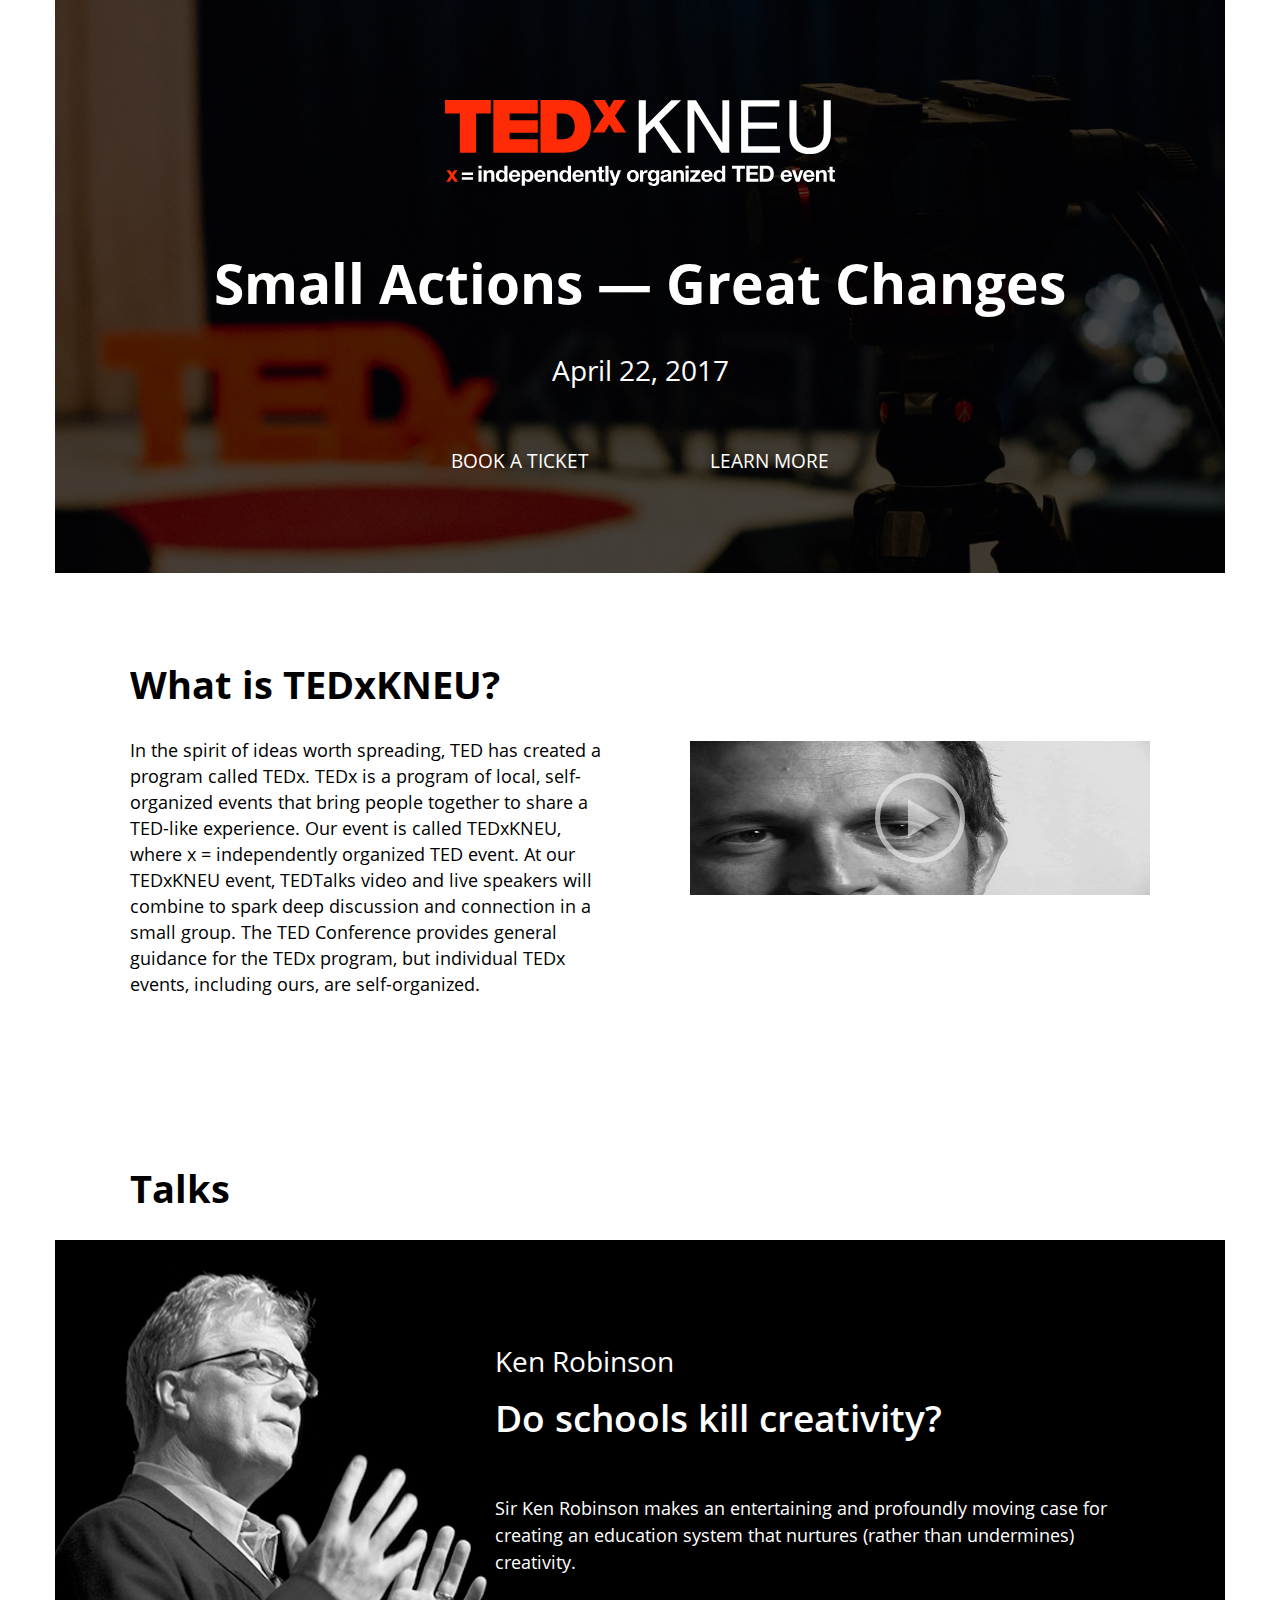
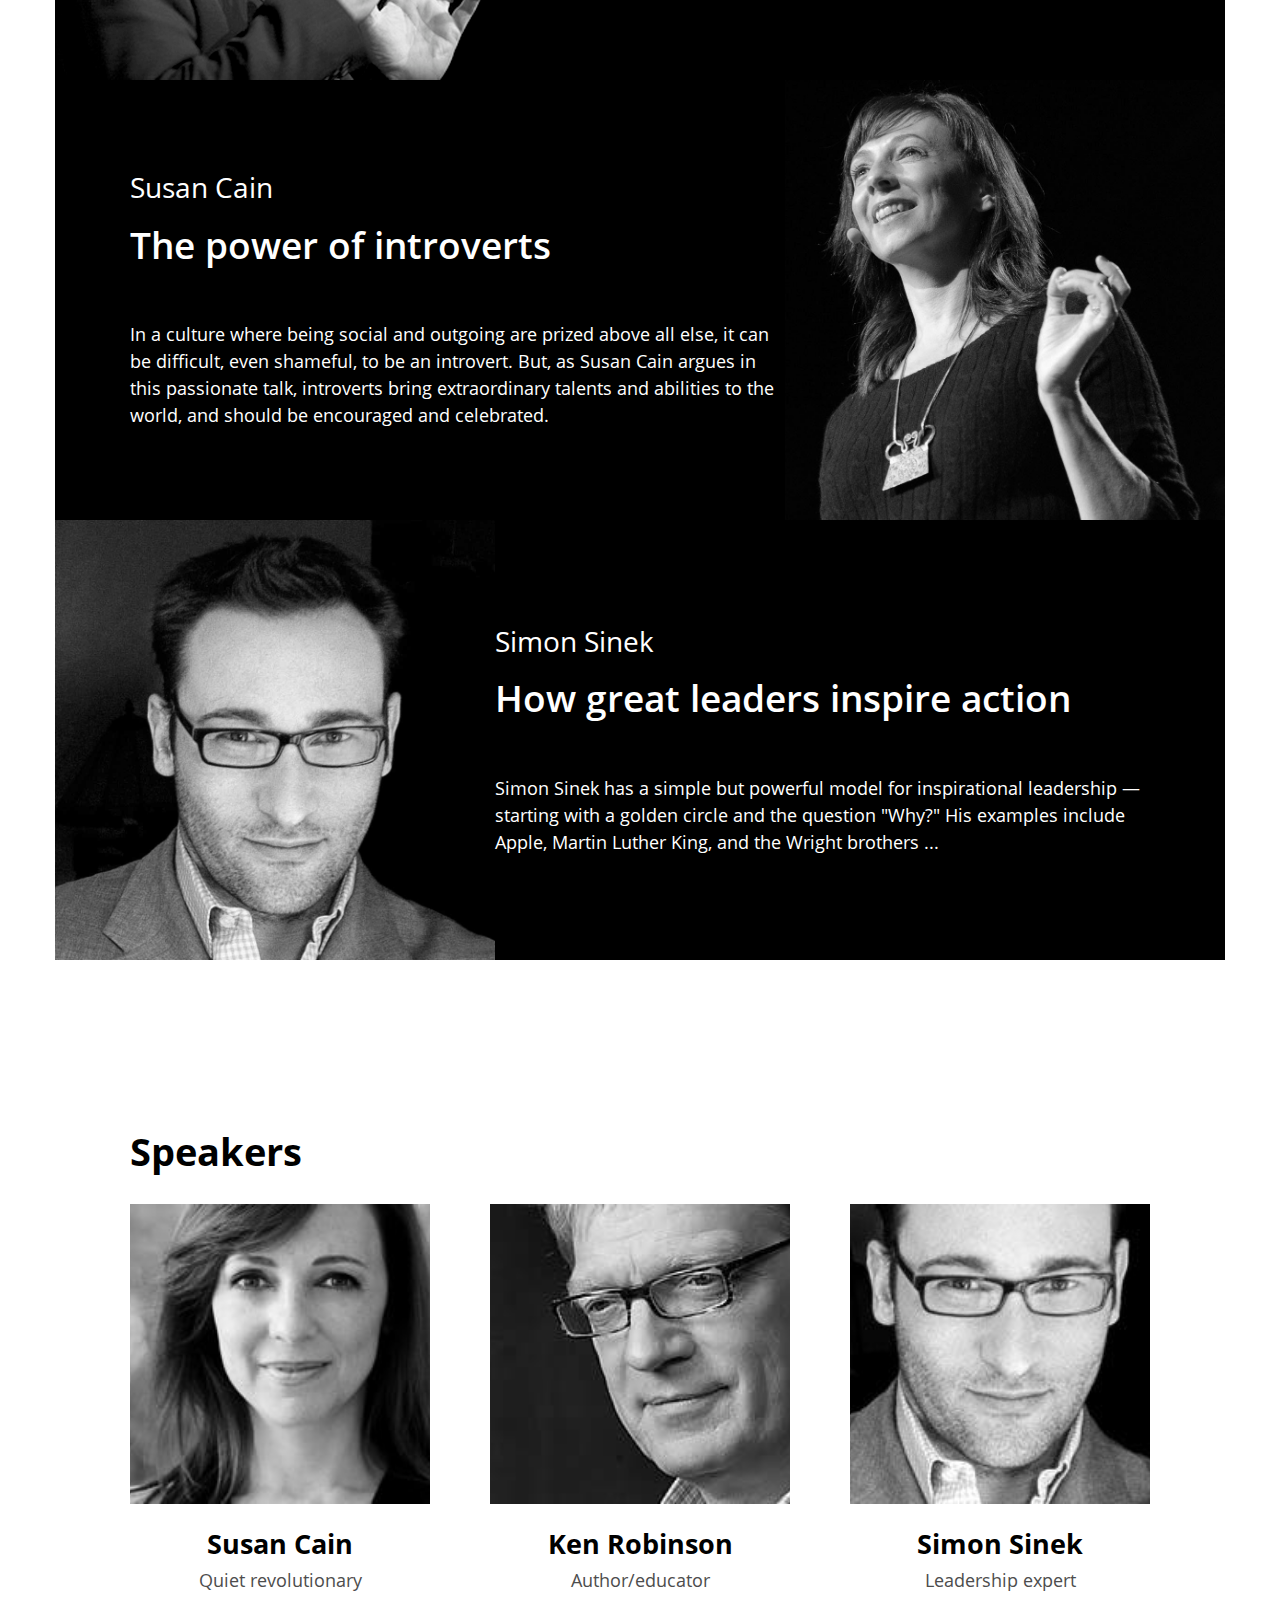
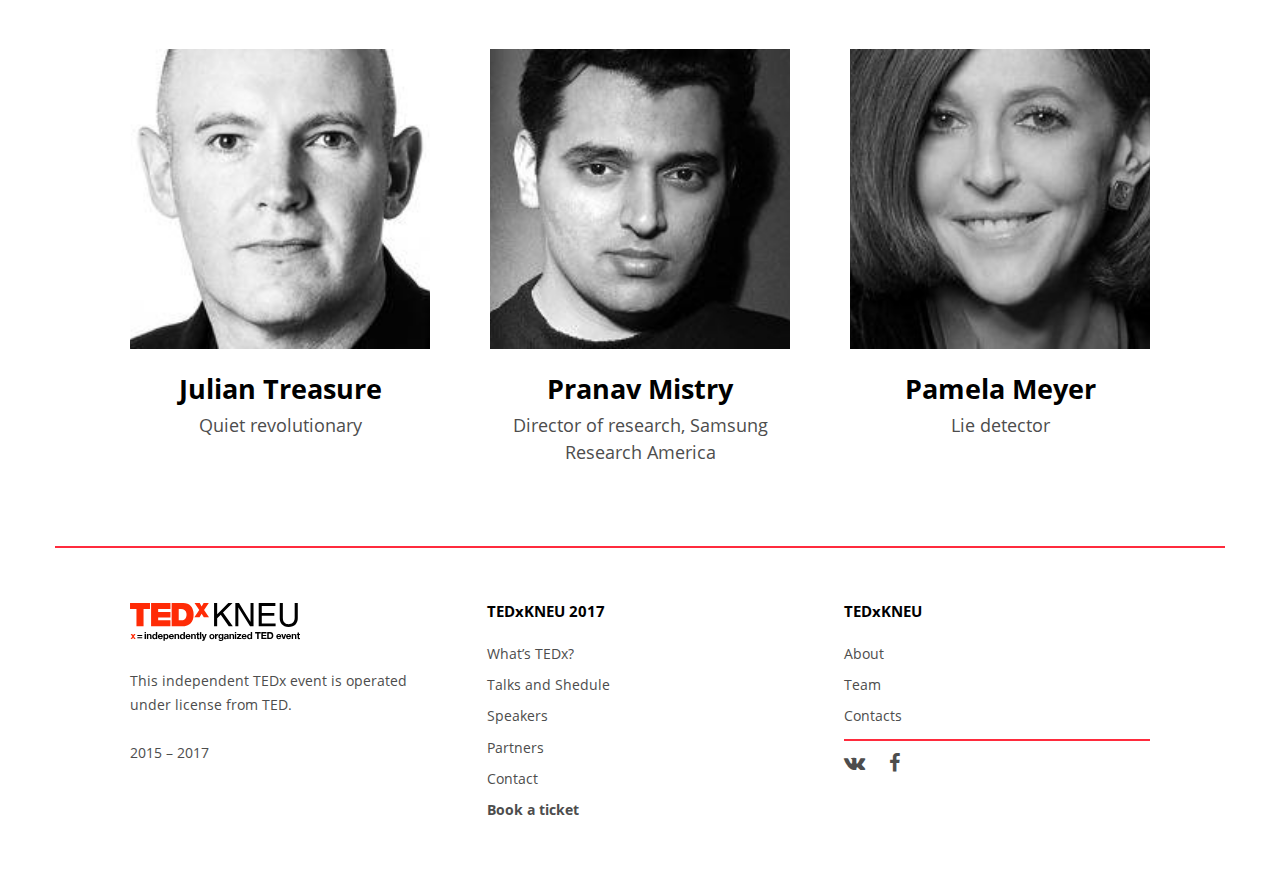
<file: site/index.html>
<!DOCTYPE html>
<html lang="en">
<head>
	<meta charset="UTF-8">
	<title>TedX KNEU</title>

	<meta name="viewport" content="width=device-width, initial-scale=1, maximum-scale=1">

	<link rel="stylesheet" href="fonts/font-awesome-4.7.0/css/font-awesome.min.css">

	<link rel="stylesheet" href="css/normalize.css">
	<link rel="stylesheet" href="css/fonts.css">
	<link rel="stylesheet" href="css/main.css">
	<link rel="stylesheet" href="css/media.css">
</head>
<body>

	<header>

		<div class="img-wrap">
			<img src="img/logos/tedxkneu-white.svg" alt="Tedxkneu-white">
		</div>

		<div class="header-text">
			<h1>Small Actions — Great Changes</h1>
			<span>April 22, 2017</span>
		</div>
		
		<div class="header-button">
			<a href="#" title="Book a ticket">Book a ticket</a>
			<a href="#" title="Learn more">Learn more</a>
		</div>	

	</header>

	<section class="info-video">
		<div class="content-wrap">

			<div class="info-text">
				<h1>What is TEDxKNEU?</h1>
				<p>In the spirit of ideas worth spreading, TED has created a program called TEDx. TEDx is a program of local, self-organized events that bring people together to share a TED-like experience. Our event is called TEDxKNEU, where x = independently organized TED event. At our TEDxKNEU event, TEDTalks video and live speakers will combine to spark deep discussion and connection in a small group. The TED Conference provides general guidance for the TEDx program, but individual TEDx events, including ours, are self-organized.</p>
			</div>

			<div class="video-wrap">
				<a href="#"></a>
				<video src="#"></video>
			</div>

		</div>
	</section>

	<section class="talks-people">
		<div class="title-people"><h1>Talks</h1></div>

		<div class="talks-items">

			<div class="talks-item">
				<div class="people-img">
					<img src="img/people/sir-ken-robinson-sq.jpg" alt="Ken Robinson">
				</div>
				<div class="people-text">
					<span>Ken Robinson</span>
					<h1>Do schools kill creativity?</h1>
					<p>Sir Ken Robinson makes an entertaining and profoundly moving case for creating an education system that nurtures (rather than undermines) creativity.</p>
				</div>
			</div>

			<div class="talks-item">
				<div class="people-text left">
					<span>Susan Cain</span>
					<h1>The power of introverts</h1>
					<p>In a culture where being social and outgoing are prized above all else, it can be difficult, even shameful, to be an introvert. But, as Susan Cain argues in this passionate talk, introverts bring extraordinary talents and abilities to the world, and should be encouraged and celebrated.</p>
				</div>
				<div class="people-img">
					<img src="img/people/susan-cain-sq.jpg" alt="Susan Cain">
				</div>
			</div>

			<div class="talks-item">
				<div class="people-img">
					<img src="img/people/simon-sinek.jpg" alt="Simon Sinek">
				</div>
				<div class="people-text">
					<span>Simon Sinek</span>
					<h1>How great leaders inspire action</h1>
					<p>Simon Sinek has a simple but powerful model for inspirational leadership — starting with a golden circle and the question "Why?" His examples include Apple, Martin Luther King, and the Wright brothers ...</p>
				</div>
			</div>

		</div>
	</section>

	<section class="speakers-people">
		<div class="title-people"><h1>Speakers</h1></div>

			<div class="items-people">

				<div class="item">
					<div class="item-img"><img src="img/avatars/susan-cain.jpg" alt="Susan Cain"></div>
					<h3>Susan Cain</h3>
					<span>Quiet revolutionary</span>
				</div>

				<div class="item">
					<div class="item-img"><img src="img/avatars/sir-ken-robinson.jpg" alt="Ken Robinson"></div>
					<h3>Ken Robinson</h3>
					<span>Author/educator</span>
				</div>

				<div class="item">
					<div class="item-img"><img src="img/avatars/simon-sinek.jpg" alt="Simon Sinek"></div>
					<h3>Simon Sinek</h3>
					<span>Leadership expert</span>
				</div>

				<div class="item">
					<div class="item-img"><img src="img/avatars/julian-treasure.jpg" alt="Julian Treasure"></div>
					<h3>Julian Treasure</h3>
					<span>Quiet revolutionary</span>
				</div>

				<div class="item">
					<div class="item-img"><img src="img/avatars/pranav-mistry.jpg" alt="Pranav Mistry"></div>
					<h3>Pranav Mistry</h3>
					<span>Director of research, Samsung Research America</span>
				</div>

				<div class="item">
					<div class="item-img"><img src="img/avatars/pamela-meyer.jpg" alt="Pamela Meyer"></div>
					<h3>Pamela Meyer</h3>
					<span>Lie detector</span>
				</div>

			</div>

	</section>

	<footer>
		<div class="bottom">

			<div class="item-bot">
				<img src="img/logos/tedxkneu-black.svg" alt="Logo">
				<p>This independent TEDx event is operated under license from TED.</p>
				<span>2015 – 2017</span>
			</div>

			<div class="item-bot">
				<h1>TEDxKNEU 2017</h1>

				<ul>
					<li><a href="#">What’s TEDx?</a></li>
					<li><a href="#">Talks and Shedule</a></li>
					<li><a href="#">Speakers</a></li>
					<li><a href="#">Partners</a></li>
					<li><a href="#">Contact</a></li>
					<li><a href="#"><span>Book a ticket</span></a></li>
				</ul>
			</div>

			<div class="item-bot">
				<h1>TEDxKNEU</h1>
				<ul>
					<li><a href="#">About</a></li>
					<li><a href="#">Team</a></li>
					<li><a href="#">Contacts</a></li>
				</ul>

				<div class="soc">
					<ul>
						<li><a href="#"><i class="fa fa-vk" aria-hidden="true"></i></a></li>
						<li><a href="#"><i class="fa fa-facebook" aria-hidden="true"></i></a></li>
					</ul>
				</div>

			</div>

		</div>
	</footer>

</body>
</html>
</file>
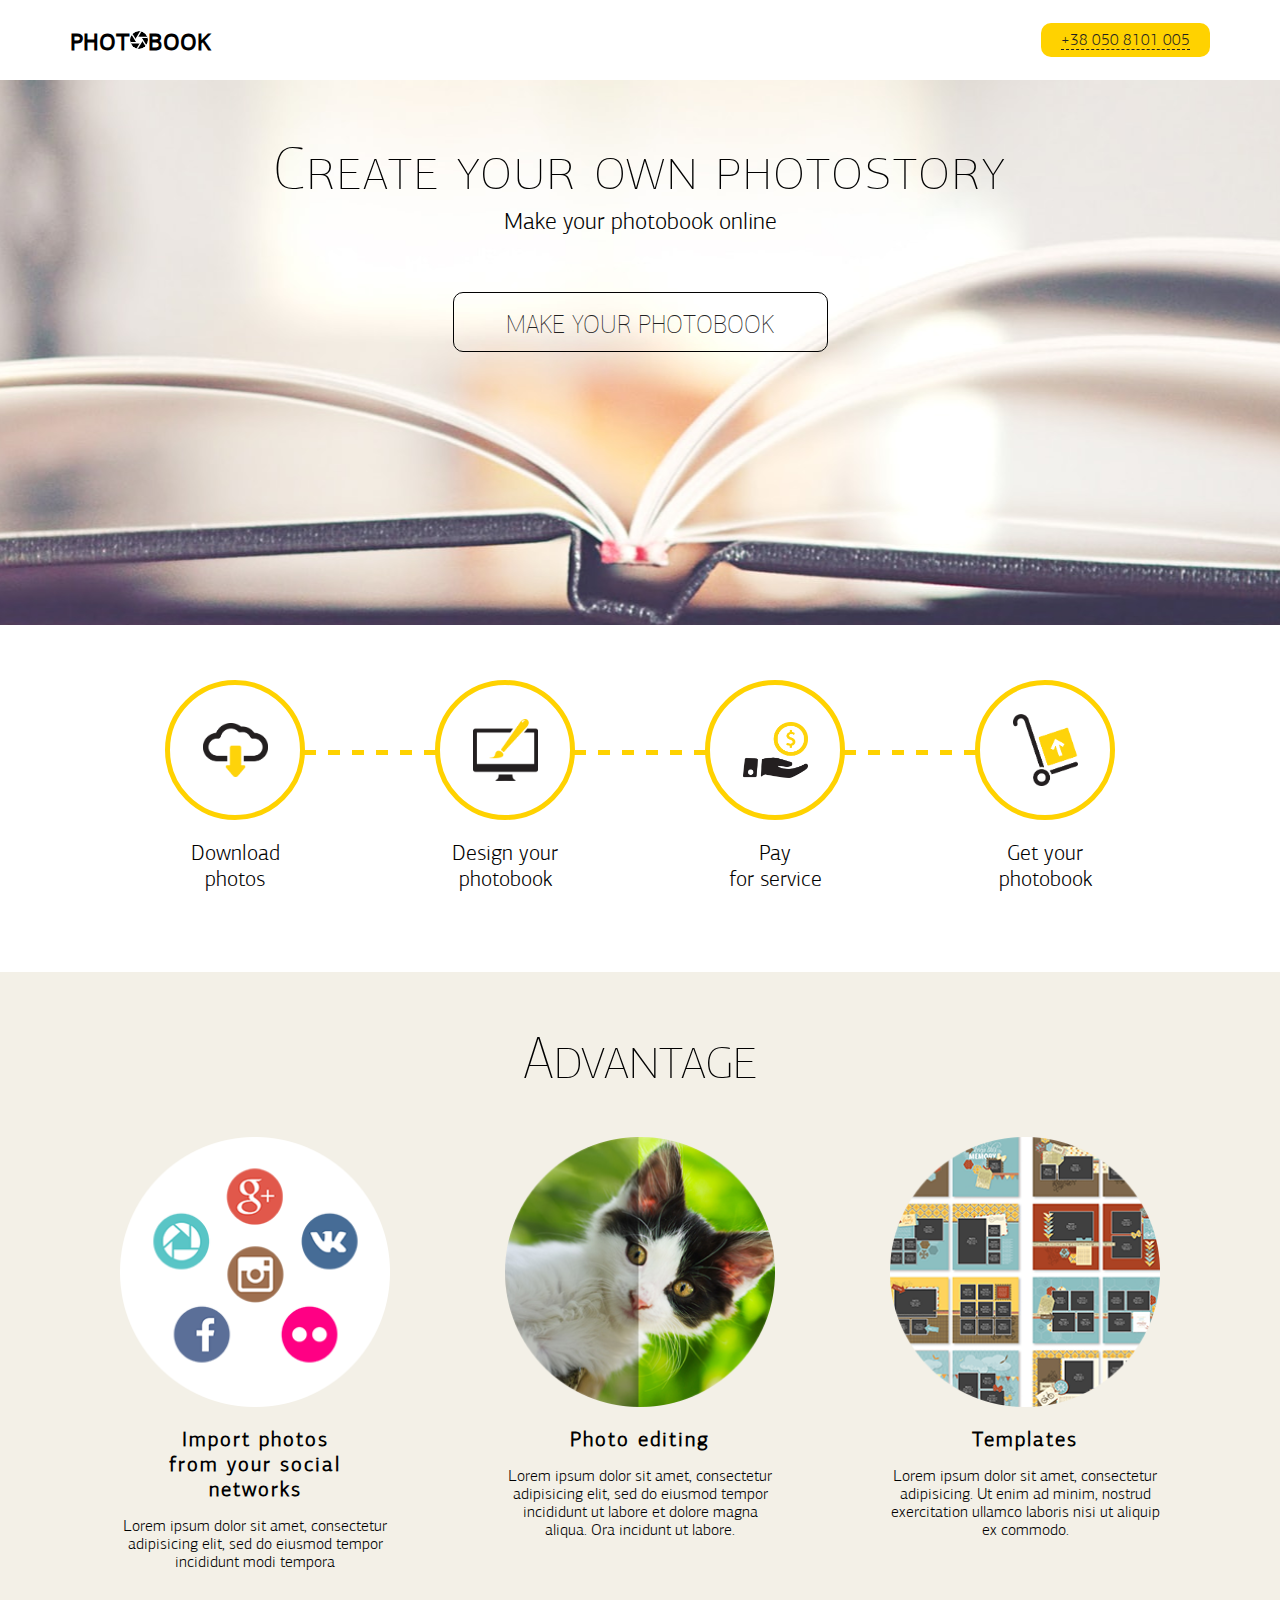
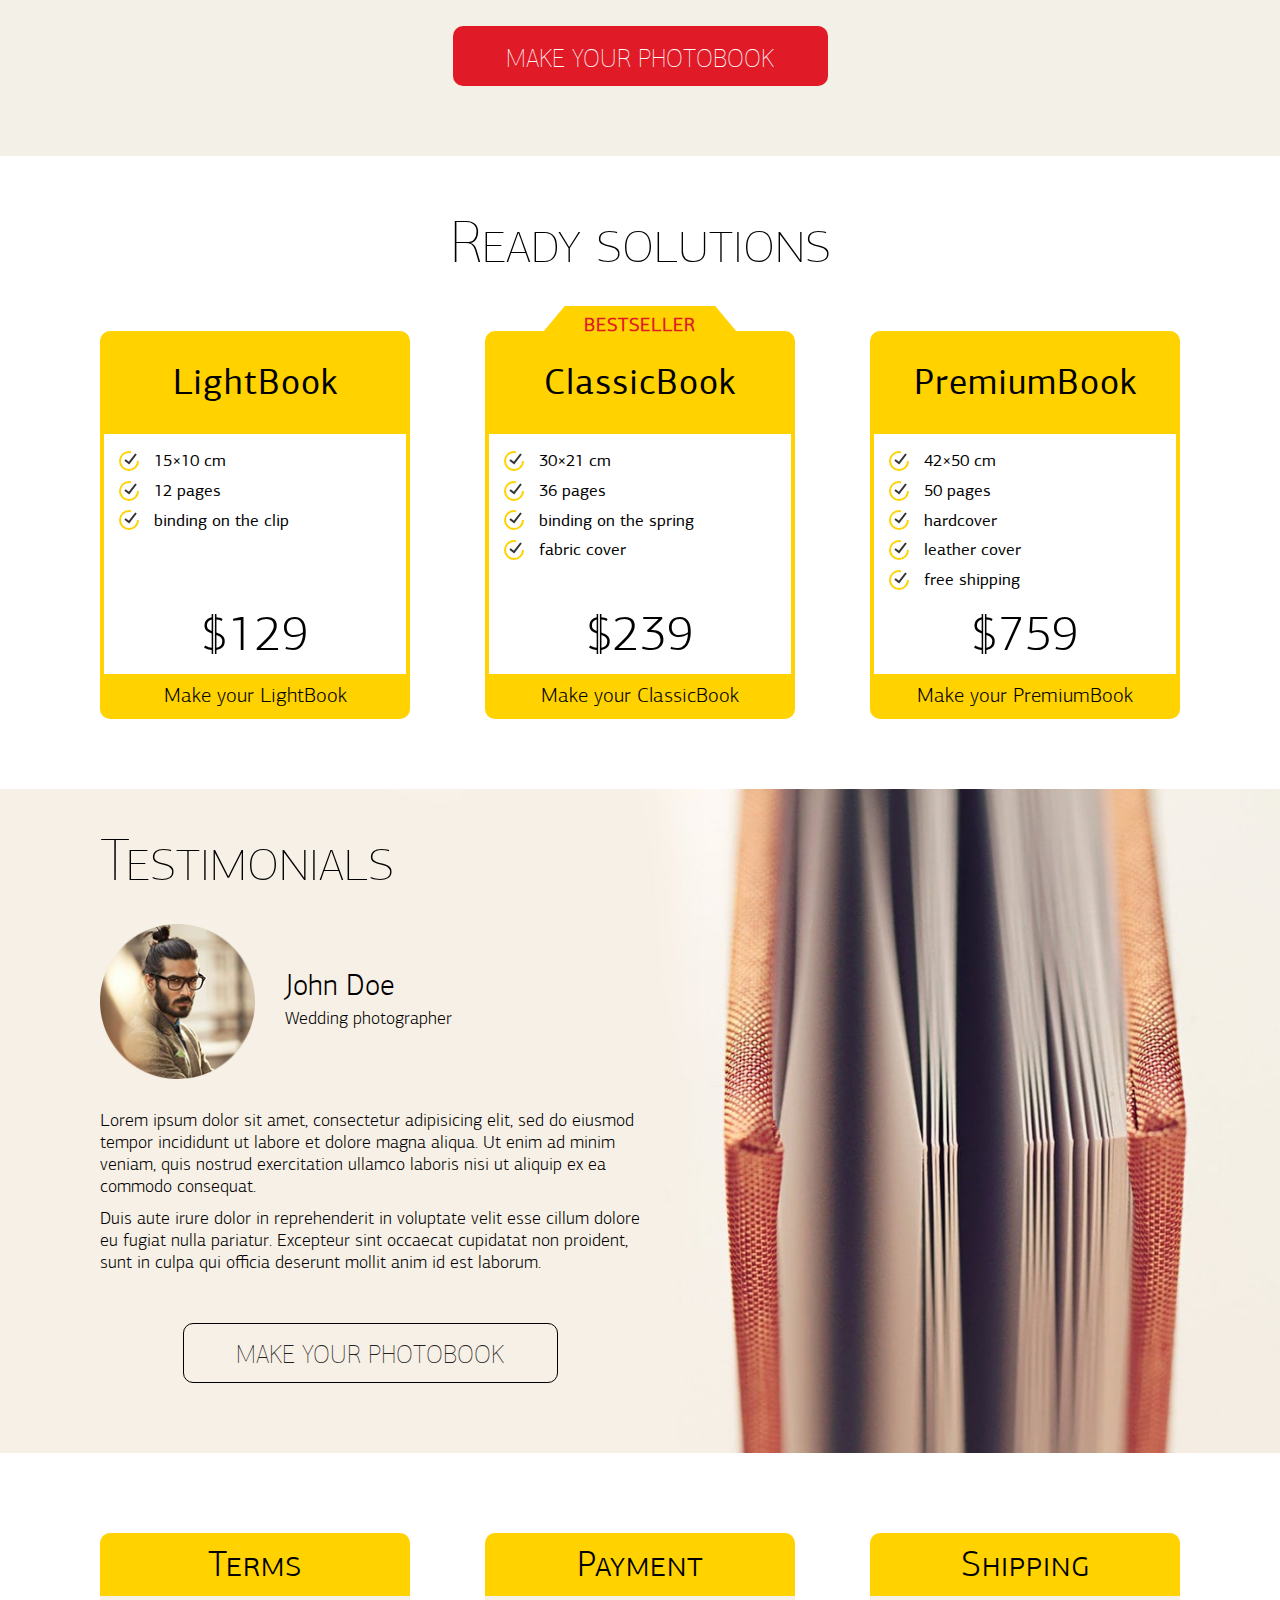
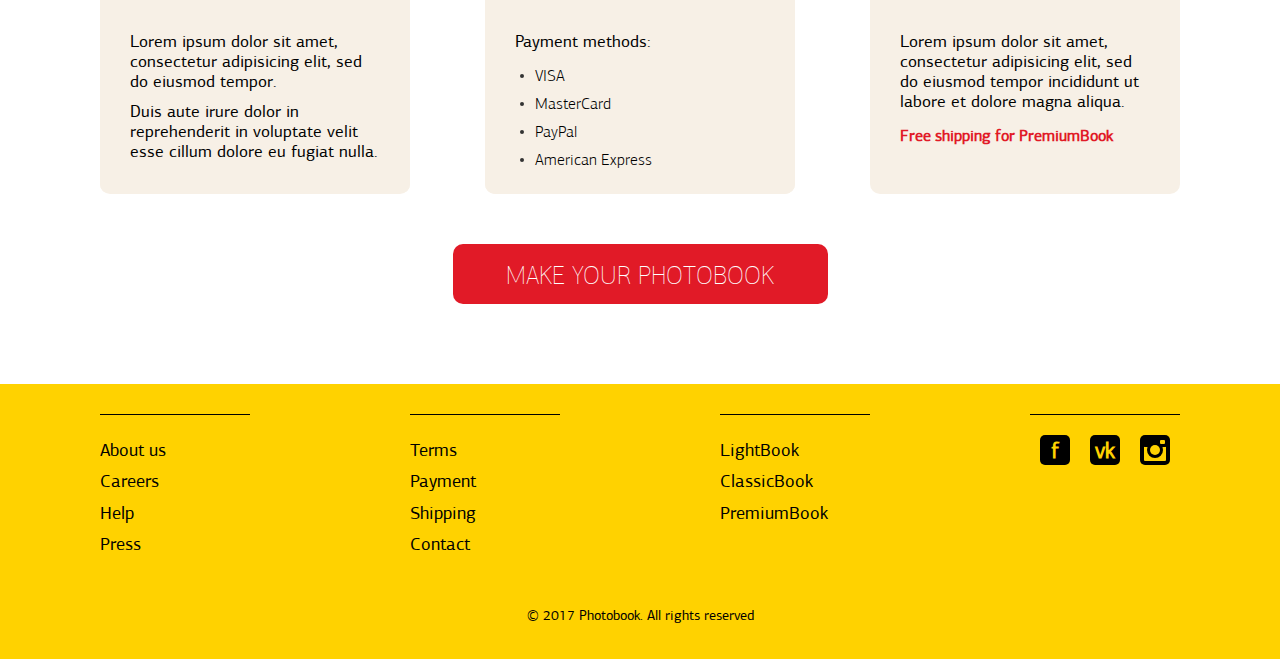
<file: project/Photobook/index.html>
<!DOCTYPE html>
<html lang="ru">

<head>

	<meta charset="utf-8">

	<title>PhotoBook</title>
	<meta name="description" content="">

	<meta http-equiv="X-UA-Compatible" content="IE=edge">
	<meta name="viewport" content="width=device-width, initial-scale=1, maximum-scale=1">

	<meta property="og:image" content="path/to/image.jpg">
	<link rel="shortcut icon" href="img/favicon/book.png" type="image/x-icon">
	<link rel="apple-touch-icon" href="img/favicon/book.png">
	<link rel="apple-touch-icon" sizes="72x72" href="img/favicon/book.png">
	<link rel="apple-touch-icon" sizes="114x114" href="img/favicon/book.png">

	<!-- Chrome, Firefox OS and Opera -->
	<meta name="theme-color" content="#000">
	<!-- Windows Phone -->
	<meta name="msapplication-navbutton-color" content="#000">
	<!-- iOS Safari -->
	<meta name="apple-mobile-web-app-status-bar-style" content="#000">

	<style>body { opacity: 0; overflow-x: hidden; } html { background-color: #fff; }</style>

</head>

<body>

	<header>
		<div class="logo">
			<a href="#">
				<h2>Phot</h2>
				<svg width="18" height="18" viewbox="0, 0, 40, 40">
		      <circle r="20" cx="20" cy="20" />
		      <circle r="7" cx="20" cy="20" fill="#fff" />
		      <polyline points="40,14 16,14" />
		      <polyline points="0,26 24,26" />
		      <polyline points="25,-1 12,21" />
		      <polyline points="15,41 28,19" />
		      <polyline points="0,0 16,26" />
		      <polyline points="40,40 24,14" />
		    </svg>
				<h2>book</h2>
			</a>
		</div>
		<div class="phone">
			<a href="tel:+380508101005">+38 050 8101 005</a>
		</div>
	</header>

	<section id="make_photobook">
		<div class="title">
			<h1>Create your own photostory</h1>
			<span>Make your photobook online</span>
		</div>
		<button>make your photobook</button>
	</section>

	<section id="list_action">
		<div class="items">
			<div class="item-wrap">
				<div class="item">
					<div class="image">
						<img src="./img/1.png" alt="Alt">
					</div>
					<svg class="dot-line" width="132" height="5">
						<line x1="0" x2="132"></line
					</svg>
					<span>Download <br>photos</span>
				</div>
				<div class="item">
					<div class="image">
						<img src="./img/2.png" alt="Alt">
					</div>
					<svg class="dot-line" width="132" height="5">
						<line x1="0" x2="132"></line
					</svg>
					<span>Design your <br>photobook</span>
				</div>
			</div>
			<div class="item-wrap">
				<div class="item">
					<div class="image">
						<img src="./img/3.png" alt="Alt">
					</div>
					<svg class="dot-line" width="132" height="5">
					  <line x1="0" x2="132"></line
					</svg>
					<span>Pay <br>for service</span>
				</div>
				<div class="item">
					<div class="image">
						<img src="./img/4.png" alt="Alt">
					</div>
					<span>Get your <br>photobook</span>
				</div>
			</div>
		</div>
	</section>

	<section id="advantage">
		<div class="title">
			<h1>Advantage</h1>
		</div>
		<div class="items">
			<div class="item">
				<div class="image">
					<img src="./img/social.png" alt="Alt">
				</div>
				<h2>Import photos <br>from your social networks</h2>
				<span>Lorem ipsum dolor sit amet, consectetur adipisicing elit, sed do eiusmod tempor incididunt modi tempora</span>
			</div>
			<div class="item">
				<div class="image">
					<img src="./img/cat.png" alt="Alt">
				</div>
				<h2>Photo editing</h2>
				<span>Lorem ipsum dolor sit amet, consectetur adipisicing elit, sed do eiusmod tempor incididunt ut labore et dolore magna aliqua. Ora incidunt ut labore.</span>
			</div>
			<div class="item">
				<div class="image">
					<img src="./img/home.png" alt="Alt">
				</div>
				<h2>Templates</h2>
				<span>Lorem ipsum dolor sit amet, consectetur adipisicing. Ut enim ad minim, nostrud exercitation ullamco laboris nisi ut aliquip ex commodo.</span>
			</div>
		</div>

		<button>make your photobook</button>
	</section>

	<section id="solution">
		<div class="title">
			<h1>Ready solutions</h1>
		</div>

		<div class="items">
			<div class="item">
				<h1>LightBook</h1>
				<div class="white-pap">
					<ul>
						<li>
							<svg width="20" height="20">
								<g id="check">
									<circle r="10" cx="10" cy="10" fill="#ffd200" />
								  <circle r="8" cx="10" cy="10" fill="#fff" />
								  <polygon points="12,0 20,0 20,10 12,10" fill="#fff" />
								  <polyline points="6,9 10,12 17,3" stroke-width="2" stroke="#333" fill="transparent" />
								</g>
							</svg>
							<span>15×10 cm</span>
						</li>
						<li>
							<svg width="20" height="20">
								<use x="0" y="0" xlink:href="#check"></use>
							</svg>
							<span>12 pages</span>
						</li>
						<li>
							<svg width="20" height="20">
								<use x="0" y="0" xlink:href="#check"></use>
							</svg>
							<span>binding on the clip</span>
						</li>
					</ul>
					<div class="price">
						<h2>$129</h2>
					</div>
				</div>
				<span>Make your LightBook</span>
			</div>
			<div class="item">
				<div class="bestseller">
					<h3>bestseller</h3>
				</div>
				<h1>ClassicBook</h1>
				<div class="white-pap">
					<ul>
						<li>
							<svg width="20" height="20">
								<use x="0" y="0" xlink:href="#check"></use>
							</svg>
							<span>30×21 cm</span>
						</li>
						<li>
							<svg width="20" height="20">
								<use x="0" y="0" xlink:href="#check"></use>
							</svg>
							<span>36 pages</span>
						</li>
						<li>
							<svg width="20" height="20">
								<use x="0" y="0" xlink:href="#check"></use>
							</svg>
							<span>binding on the spring</span>
						</li>
						<li>
							<svg width="20" height="20">
								<use x="0" y="0" xlink:href="#check"></use>
							</svg>
							<span>fabric cover</span>
						</li>
					</ul>
					<div class="price">
						<h2>$239</h2>
					</div>
				</div>
				<span>Make your ClassicBook</span>
			</div>
			<div class="item">
				<h1>PremiumBook</h1>
				<div class="white-pap">
					<ul>
						<li>
							<svg width="20" height="20">
								<use x="0" y="0" xlink:href="#check"></use>
							</svg>
							<span>42×50 cm</span>
						</li>
						<li>
							<svg width="20" height="20">
								<use x="0" y="0" xlink:href="#check"></use>
							</svg>
							<span>50 pages</span>
						</li>
						<li>
							<svg width="20" height="20">
								<use x="0" y="0" xlink:href="#check"></use>
							</svg>
							<span>hardcover</span>
						</li>
						<li>
							<svg width="20" height="20">
								<use x="0" y="0" xlink:href="#check"></use>
							</svg>
							<span>leather cover</span>
						</li>
						<li>
							<svg width="20" height="20">
								<use x="0" y="0" xlink:href="#check"></use>
							</svg>
							<span>free shipping</span>
						</li>
					</ul>
					<div class="price">
						<h2>$759</h2>
					</div>
				</div>
				<span>Make your PremiumBook</span>
			</div>
		</div>
	</section>

	<section id="book">
		<div class="cont">
			<div class="title">
				<h1>Testimonials</h1>
			</div>
			<div class="human">
				<div class="avatar">
					<img src="./img/avatar.png" alt="Alt">
				</div>
				<div class="name">
					<h1>John Doe</h1>
					<span>Wedding photographer</span>
				</div>
			</div>
			<div class="text">
				<p>Lorem ipsum dolor sit amet, consectetur adipisicing elit, sed do eiusmod tempor incididunt ut labore et dolore magna aliqua. Ut enim ad minim veniam, quis nostrud exercitation ullamco laboris nisi ut aliquip ex ea commodo consequat.</p>
				<p>Duis aute irure dolor in reprehenderit in voluptate velit esse cillum dolore eu fugiat nulla pariatur. Excepteur sint occaecat cupidatat non proident, sunt in culpa qui officia deserunt mollit anim id est laborum.</p>
				<button>make your photobook</button>
			</div>
		</div>
	</section>

	<section id="services">
		<div class="cont">
			<div class="items">

				<div class="item">
					<div class="title">
						<h2>Terms</h2>
					</div>
					<div class="text">
						<p>Lorem ipsum dolor sit amet, consectetur adipisicing elit, sed do eiusmod tempor.</p>
						<p>Duis aute irure dolor in reprehenderit in voluptate velit esse cillum dolore eu fugiat nulla.</p>
					</div>
				</div>

				<div class="item">
					<div class="title">
						<h2>Payment</h2>
					</div>
					<div class="text">
						<p>Payment methods:</p>
						<ul>
							<li>VISA</li>
							<li>MasterCard</li>
							<li>PayPal</li>
							<li>American Express</li>
						</ul>
					</div>
				</div>

				<div class="item">
					<div class="title">
						<h2>Shipping</h2>
					</div>
					<div class="text">
						<p>Lorem ipsum dolor sit amet, consectetur adipisicing elit, sed do eiusmod tempor incididunt ut labore et dolore magna aliqua.</p>
						<span>Free shipping for PremiumBook</span>
					</div>
				</div>

			</div>
			<button>make your photobook</button>
		</div>
	</section>

	<footer>
		<div class="cont">
			<div class="items">
				<div class="item">
					<ul>
						<li><a href="#">About us</a></li>
						<li><a href="#">Careers</a></li>
						<li><a href="#">Help</a></li>
						<li><a href="#">Press</a></li>
					</ul>
				</div>
				<div class="item">
					<ul>
						<li><a href="#">Terms</a></li>
						<li><a href="#">Payment</a></li>
						<li><a href="#">Shipping</a></li>
						<li><a href="#">Contact</a></li>
					</ul>
				</div>
				<div class="item">
					<ul>
						<li><a href="#">LightBook</a></li>
						<li><a href="#">ClassicBook</a></li>
						<li><a href="#">PremiumBook</a></li>
					</ul>
				</div>
				<div class="item">
					<ul class="soc">
						<li>
							<a href="#">
								<svg width="30" height="30" viewbox="0, 0, 30, 30">
							    <rect width="100%" height="100%" rx="5" />
							    <text x="11" y="23" fill="#ffd200">f</text>
							  </svg>
							</a>
						</li>
						<li>
							<a href="#">
								<svg width="30" height="30" viewbox="0, 0, 30, 30">
							    <rect width="100%" height="100%" rx="5" />
							    <text x="5" y="23" fill="#ffd200">vk</text>
							  </svg>
							</a>
						</li>
						<li>
							<a href="#">
								<svg width="30" height="30" viewbox="0, 0, 30, 30">
						      <rect width="100%" height="100%" rx="5" />
						      <rect width="22" height="22" rx="1" x="4" y="4" fill="#ffd200" />
						      <rect width="100%" height="9" x="0" y="3" rx="5" />
						      <rect width="5" height="4" rx="1" x="20" y="5" fill="#ffd200" />
						      <circle r="8" cx="50%" cy="50%" />
						      <circle r="5" cx="50%" cy="50%" fill="#ffd200" />
						    </svg>
							</a>
						</li>
					</ul>
				</div>
			</div>
		</div>
		<div class="copy">
			<span>&copy; 2017 Photobook. All rights reserved</span>
		</div>
	</footer>

	<link rel="stylesheet" href="css/main.min.css">
	<script src="js/scripts.min.js"></script>

</body>
</html>
</file>
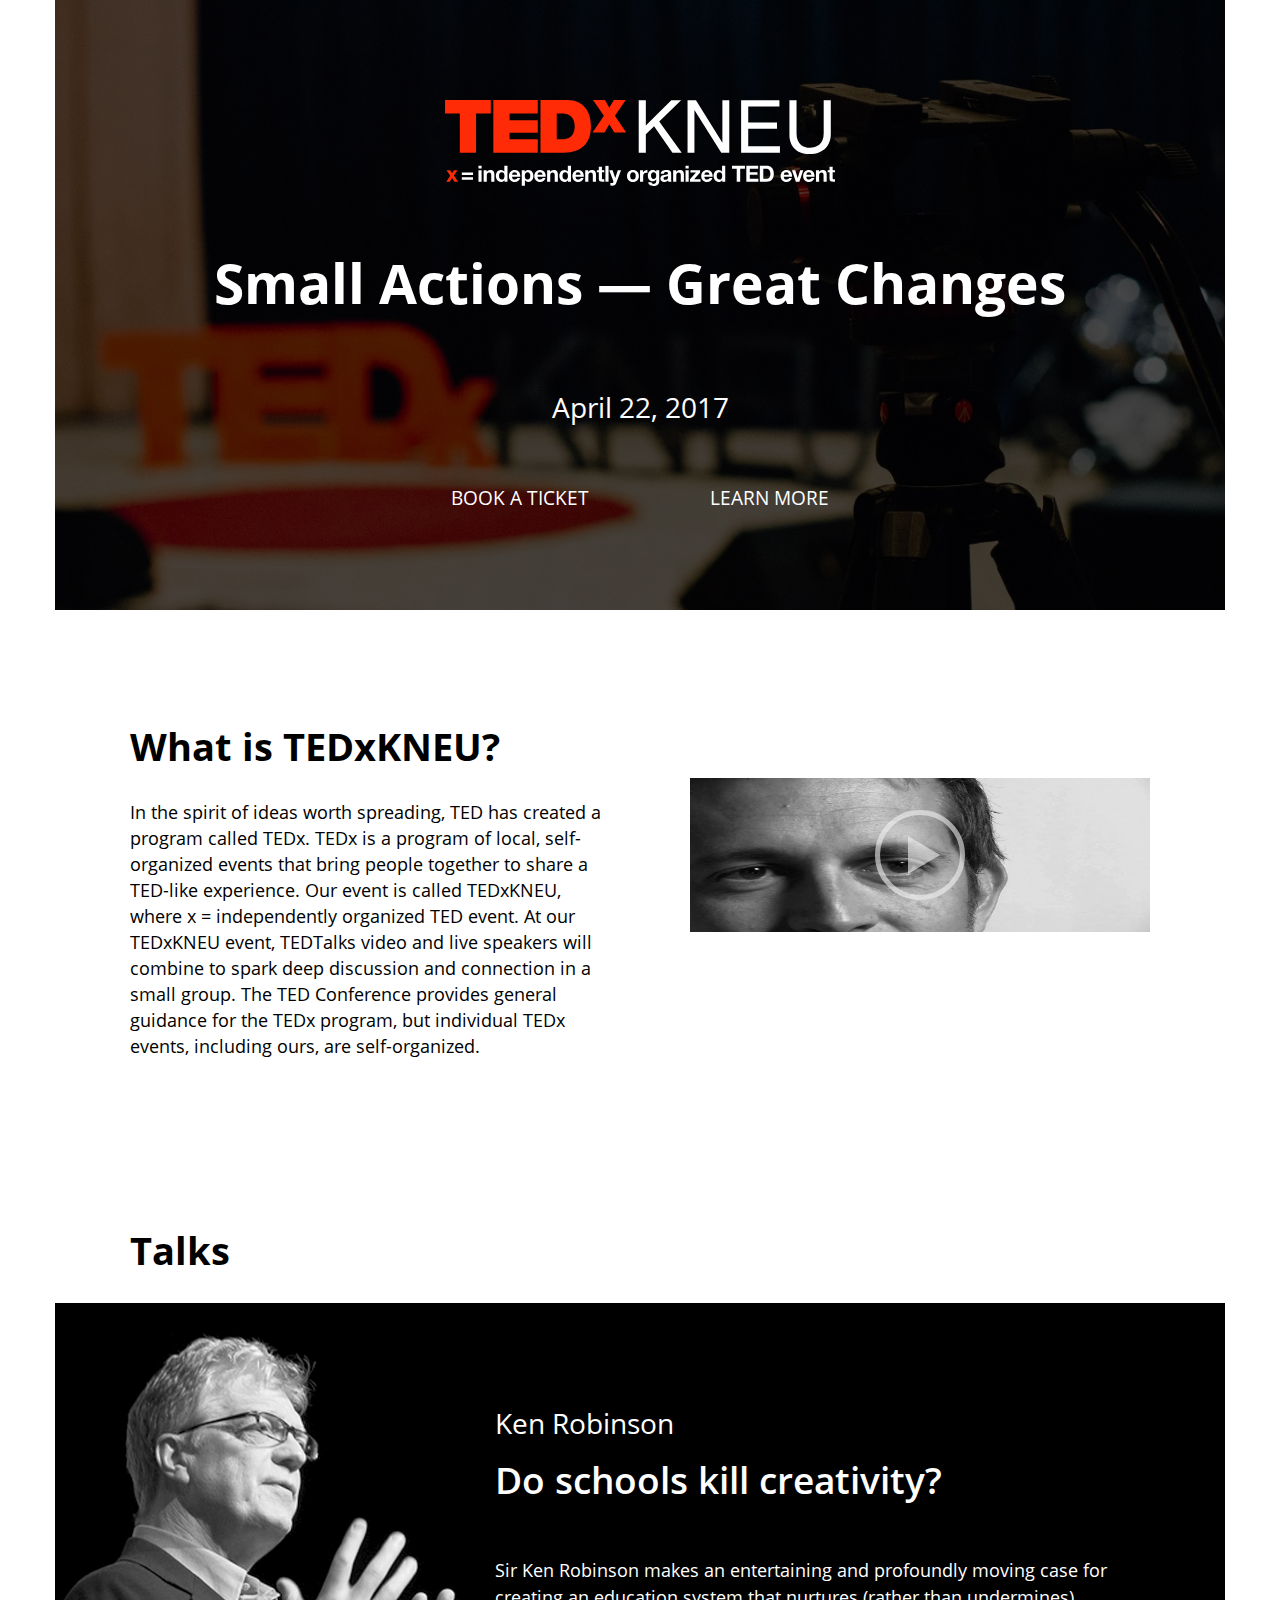
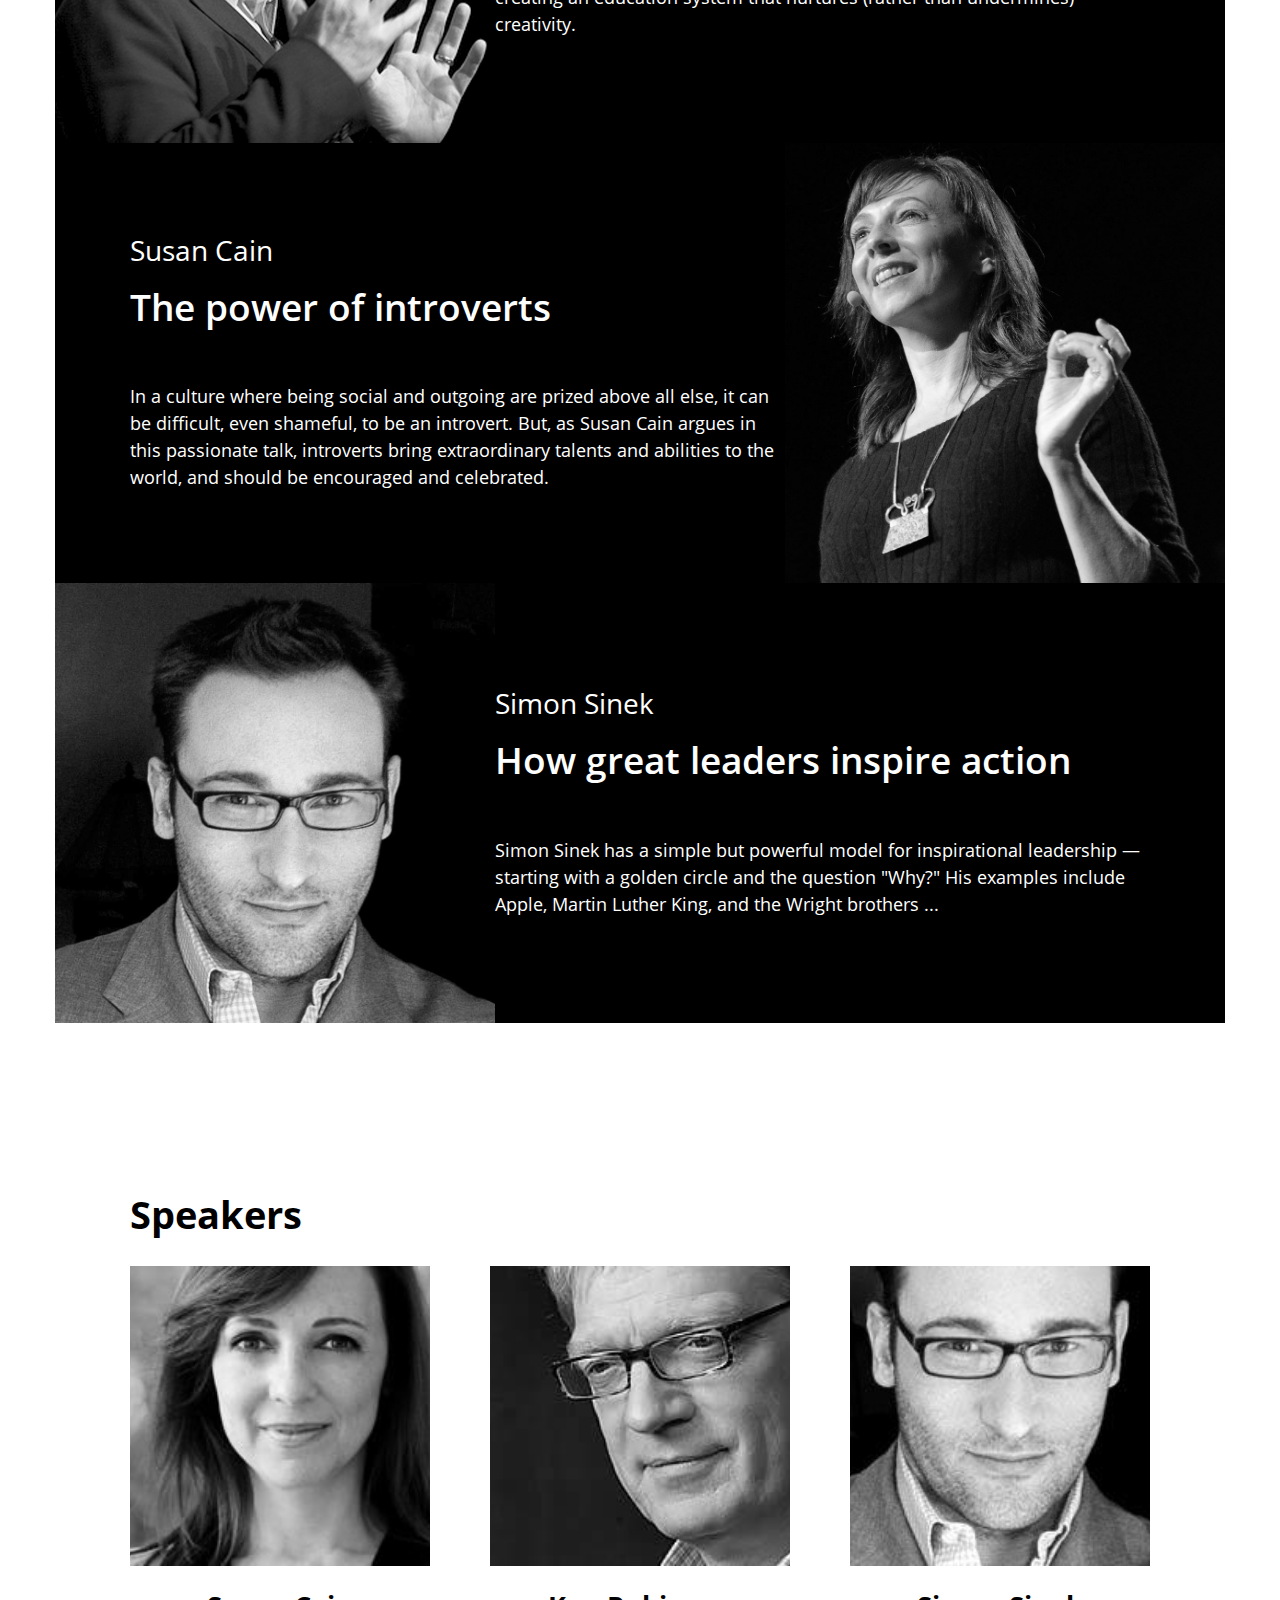
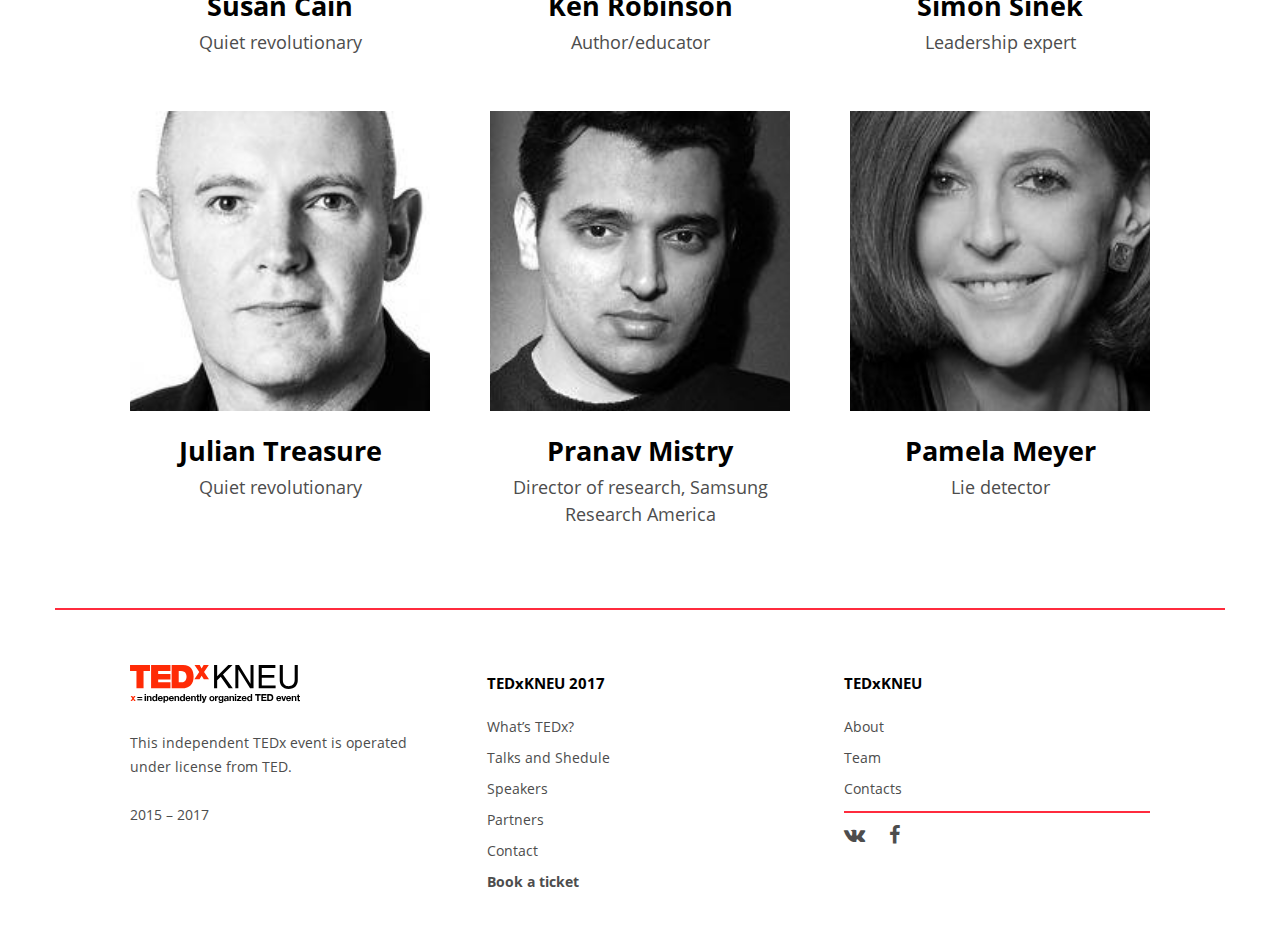
<file: project/TedX/index.html>
<!DOCTYPE html>
<html lang="en">
<head>
	<meta charset="UTF-8">
	<title>TedX KNEU</title>

	<meta name="viewport" content="width=device-width, initial-scale=1, maximum-scale=1">

	<meta property="og:image" content="path/to/image.jpg">
	<link rel="shortcut icon" href="img/TEDx_favicon.png" type="image/x-icon">
	<link rel="apple-touch-icon" href="img/TEDx_favicon.png">
	<link rel="apple-touch-icon" href="img/TEDx_favicon.png">
	<link rel="apple-touch-icon" href="img/TEDx_favicon.png">

	<!-- Chrome, Firefox OS and Opera -->
	<meta name="theme-color" content="#000">
	<!-- Windows Phone -->
	<meta name="msapplication-navbutton-color" content="#000">
	<!-- iOS Safari -->
	<meta name="apple-mobile-web-app-status-bar-style" content="#000">
</head>
<body>

	<header>

		<div class="img-wrap">
			<img src="img/logos/tedxkneu-white.svg" alt="Tedxkneu-white">
		</div>

		<div class="header-text">
			<h1>Small Actions — Great Changes</h1>
			<span>April 22, 2017</span>
		</div>

		<div class="header-button">
			<a href="#" title="Book a ticket">Book a ticket</a>
			<a href="#" title="Learn more">Learn more</a>
		</div>

	</header>

	<section class="info-video">
		<div class="content-wrap">

			<div class="info-text">
				<h1>What is TEDxKNEU?</h1>
				<p>In the spirit of ideas worth spreading, TED has created a program called TEDx. TEDx is a program of local, self-organized events that bring people together to share a TED-like experience. Our event is called TEDxKNEU, where x = independently organized TED event. At our TEDxKNEU event, TEDTalks video and live speakers will combine to spark deep discussion and connection in a small group. The TED Conference provides general guidance for the TEDx program, but individual TEDx events, including ours, are self-organized.</p>
			</div>

			<div class="video-wrap">
				<a href="#"></a>
				<video src="#"></video>
			</div>

		</div>
	</section>

	<section class="talks-people">
		<div class="title-people"><h1>Talks</h1></div>

		<div class="talks-items">

			<div class="talks-item">
				<div class="people-img">
					<img src="img/people/sir-ken-robinson-sq.jpg" alt="Ken Robinson">
				</div>
				<div class="people-text">
					<span>Ken Robinson</span>
					<h1>Do schools kill creativity?</h1>
					<p>Sir Ken Robinson makes an entertaining and profoundly moving case for creating an education system that nurtures (rather than undermines) creativity.</p>
				</div>
			</div>

			<div class="talks-item">
				<div class="people-text left">
					<span>Susan Cain</span>
					<h1>The power of introverts</h1>
					<p>In a culture where being social and outgoing are prized above all else, it can be difficult, even shameful, to be an introvert. But, as Susan Cain argues in this passionate talk, introverts bring extraordinary talents and abilities to the world, and should be encouraged and celebrated.</p>
				</div>
				<div class="people-img">
					<img src="img/people/susan-cain-sq.jpg" alt="Susan Cain">
				</div>
			</div>

			<div class="talks-item">
				<div class="people-img">
					<img src="img/people/simon-sinek.jpg" alt="Simon Sinek">
				</div>
				<div class="people-text">
					<span>Simon Sinek</span>
					<h1>How great leaders inspire action</h1>
					<p>Simon Sinek has a simple but powerful model for inspirational leadership — starting with a golden circle and the question "Why?" His examples include Apple, Martin Luther King, and the Wright brothers ...</p>
				</div>
			</div>

		</div>
	</section>

	<section class="speakers-people">
		<div class="title-people"><h1>Speakers</h1></div>

			<div class="items-people">

				<div class="item">
					<div class="item-img"><img src="img/avatars/susan-cain.jpg" alt="Susan Cain"></div>
					<h3>Susan Cain</h3>
					<span>Quiet revolutionary</span>
				</div>

				<div class="item">
					<div class="item-img"><img src="img/avatars/sir-ken-robinson.jpg" alt="Ken Robinson"></div>
					<h3>Ken Robinson</h3>
					<span>Author/educator</span>
				</div>

				<div class="item">
					<div class="item-img"><img src="img/avatars/simon-sinek.jpg" alt="Simon Sinek"></div>
					<h3>Simon Sinek</h3>
					<span>Leadership expert</span>
				</div>

				<div class="item">
					<div class="item-img"><img src="img/avatars/julian-treasure.jpg" alt="Julian Treasure"></div>
					<h3>Julian Treasure</h3>
					<span>Quiet revolutionary</span>
				</div>

				<div class="item">
					<div class="item-img"><img src="img/avatars/pranav-mistry.jpg" alt="Pranav Mistry"></div>
					<h3>Pranav Mistry</h3>
					<span>Director of research, Samsung Research America</span>
				</div>

				<div class="item">
					<div class="item-img"><img src="img/avatars/pamela-meyer.jpg" alt="Pamela Meyer"></div>
					<h3>Pamela Meyer</h3>
					<span>Lie detector</span>
				</div>

			</div>

	</section>

	<footer>
		<div class="bottom">

			<div class="item-bot">
				<img src="img/logos/tedxkneu-black.svg" alt="Logo">
				<p>This independent TEDx event is operated under license from TED.</p>
				<span>2015 – 2017</span>
			</div>

			<div class="item-bot">
				<h1>TEDxKNEU 2017</h1>

				<ul>
					<li><a href="#">What’s TEDx?</a></li>
					<li><a href="#">Talks and Shedule</a></li>
					<li><a href="#">Speakers</a></li>
					<li><a href="#">Partners</a></li>
					<li><a href="#">Contact</a></li>
					<li><a href="#"><span>Book a ticket</span></a></li>
				</ul>
			</div>

			<div class="item-bot">
				<h1>TEDxKNEU</h1>
				<ul>
					<li><a href="#">About</a></li>
					<li><a href="#">Team</a></li>
					<li><a href="#">Contacts</a></li>
				</ul>

				<div class="soc">
					<ul>
						<li><a href="#"><i class="fa fa-vk" aria-hidden="true"></i></a></li>
						<li><a href="#"><i class="fa fa-facebook" aria-hidden="true"></i></a></li>
					</ul>
				</div>

			</div>

		</div>
	</footer>

	<link rel="stylesheet" href="css/main.css">
	<link rel="stylesheet" href="css/media.css">
	<link rel="stylesheet" href="css/fonts.css">
	<link rel="stylesheet" href="css/normalize.css">
	<link rel="stylesheet" href="fonts/font-awesome-4.7.0/css/font-awesome.min.css">

</body>
</html>
</file>
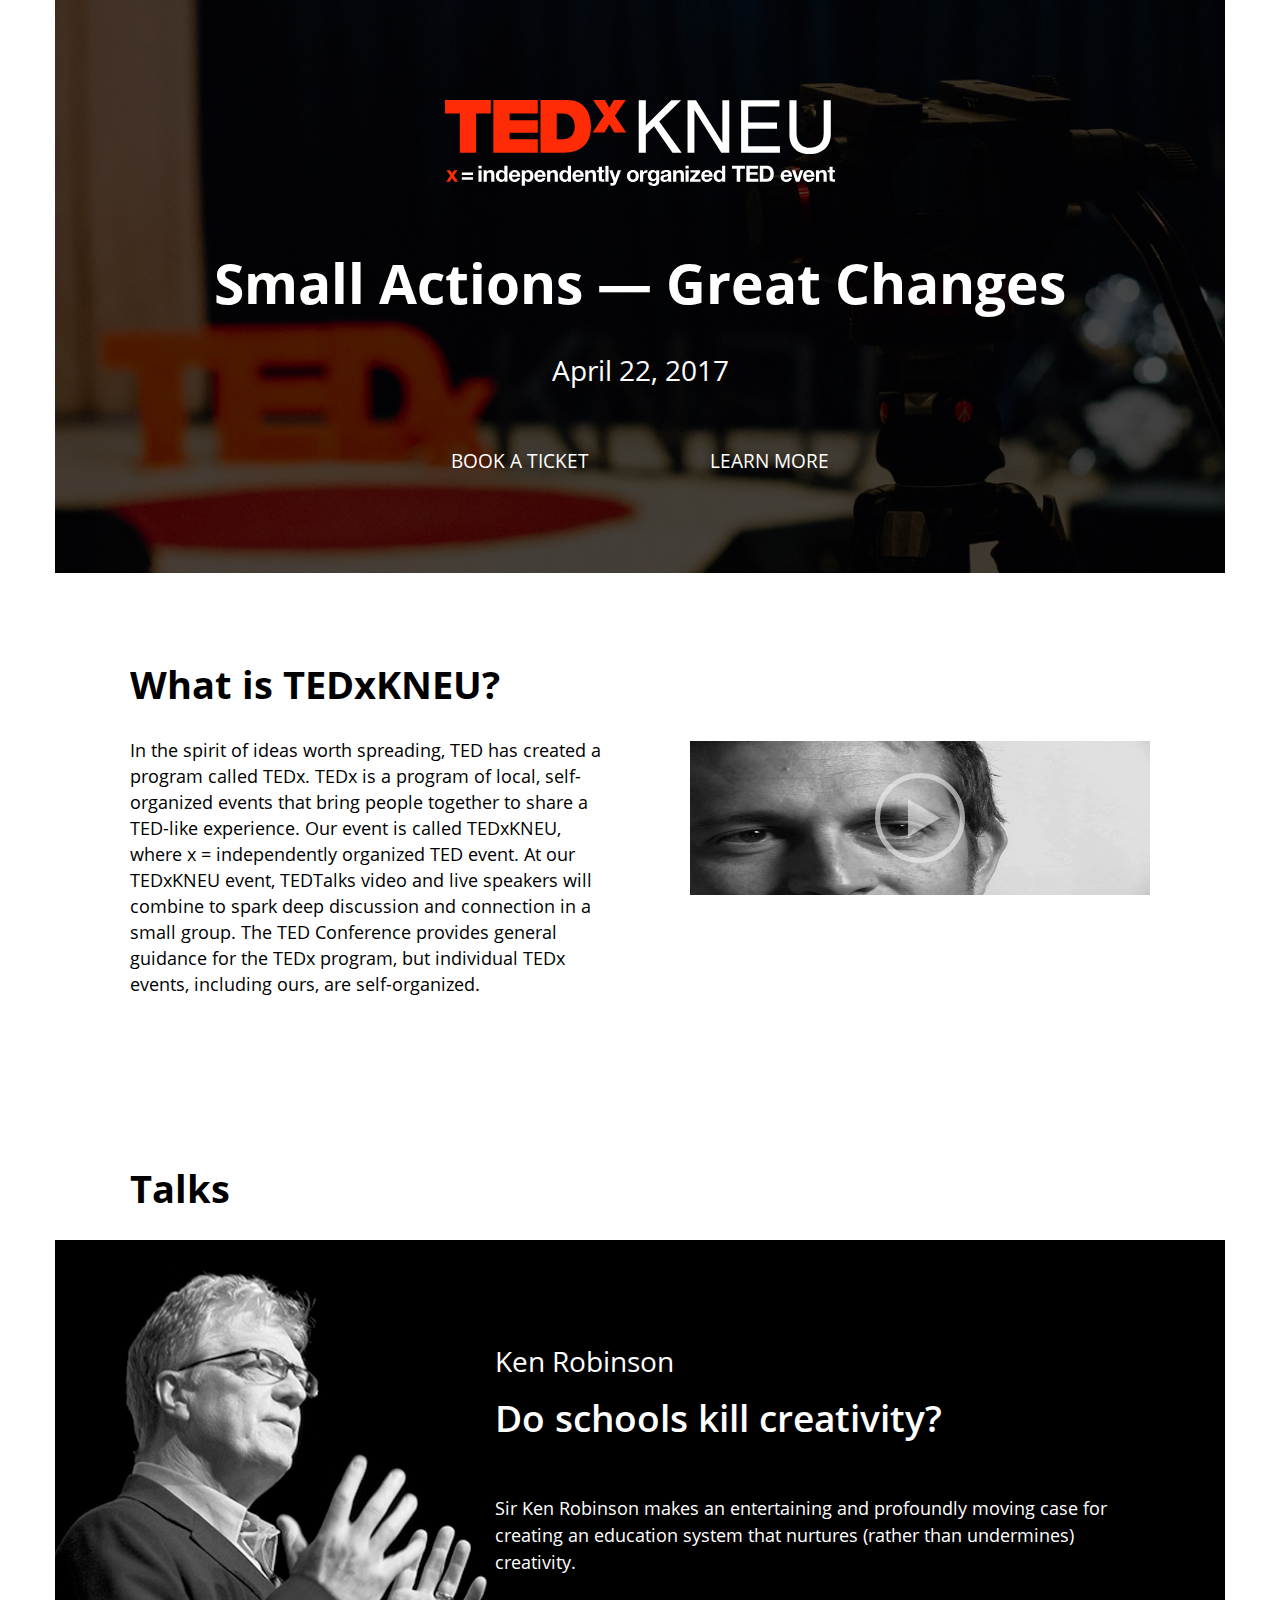
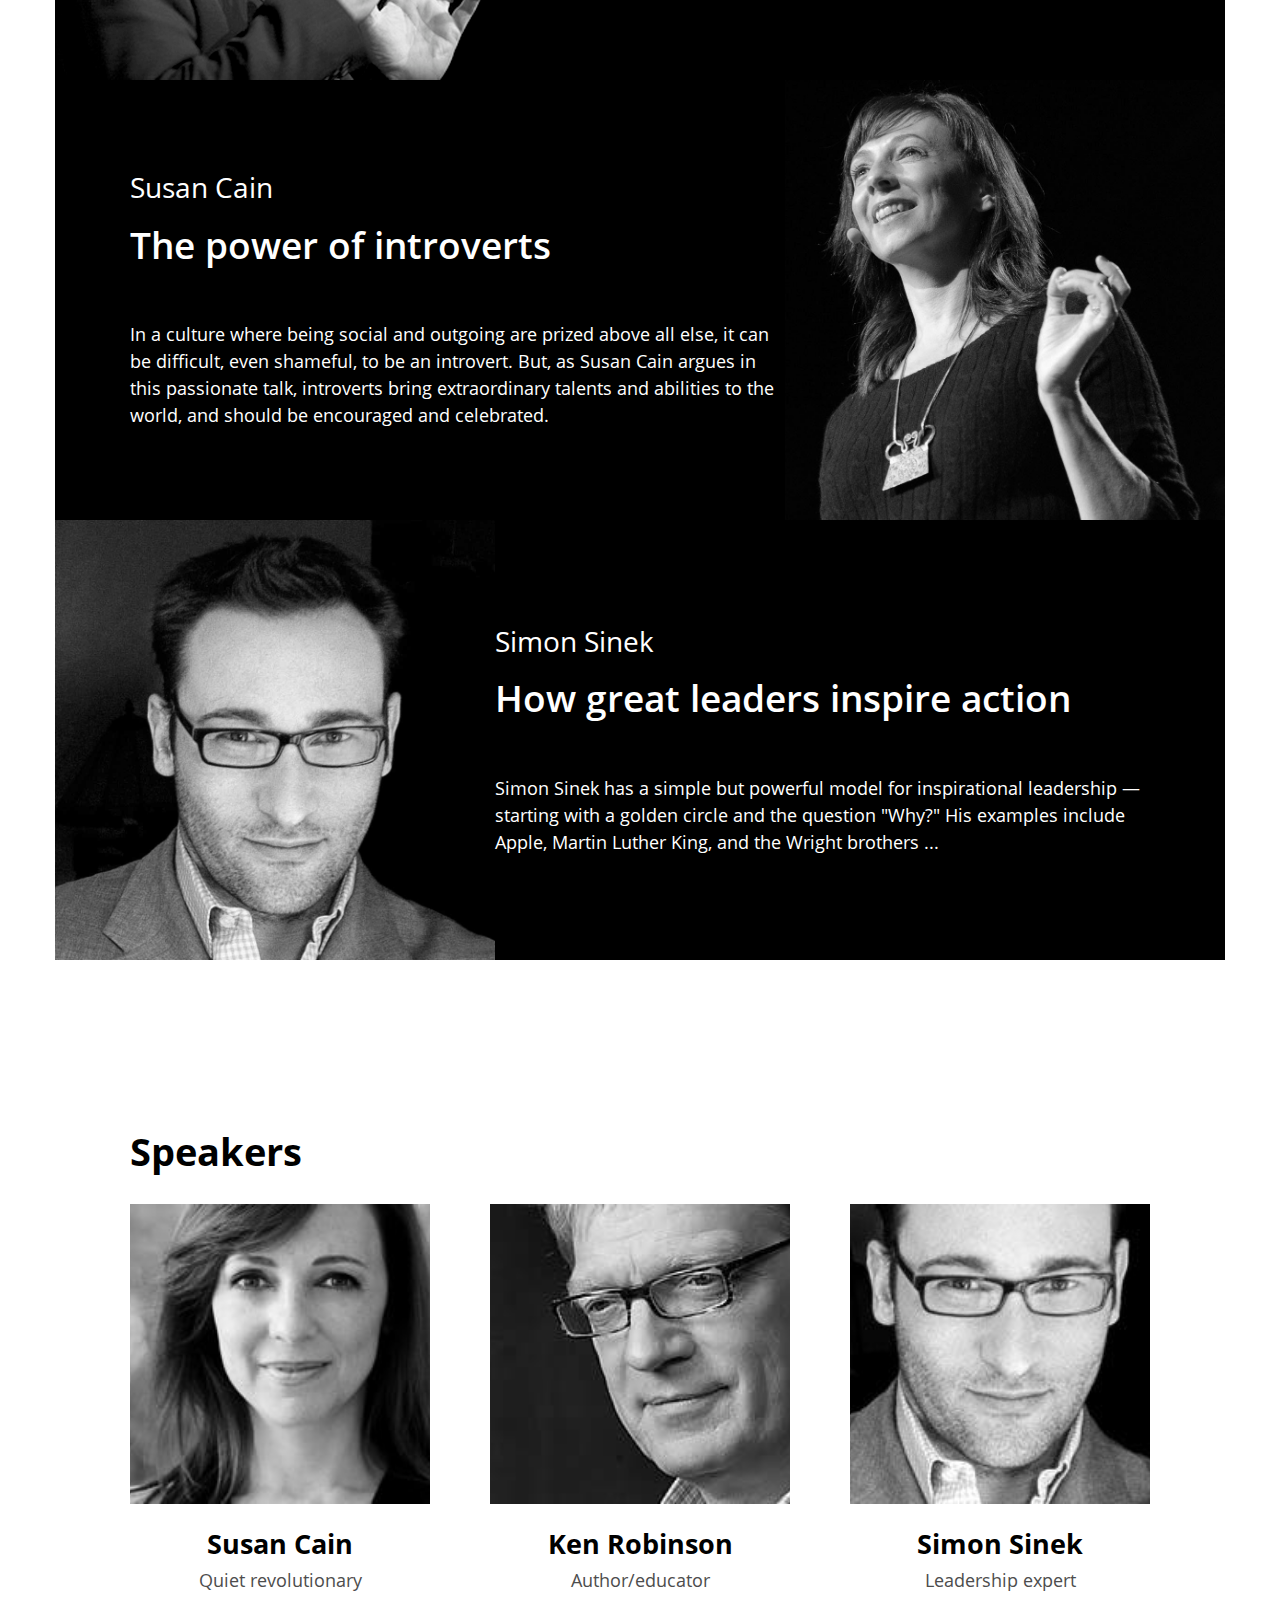
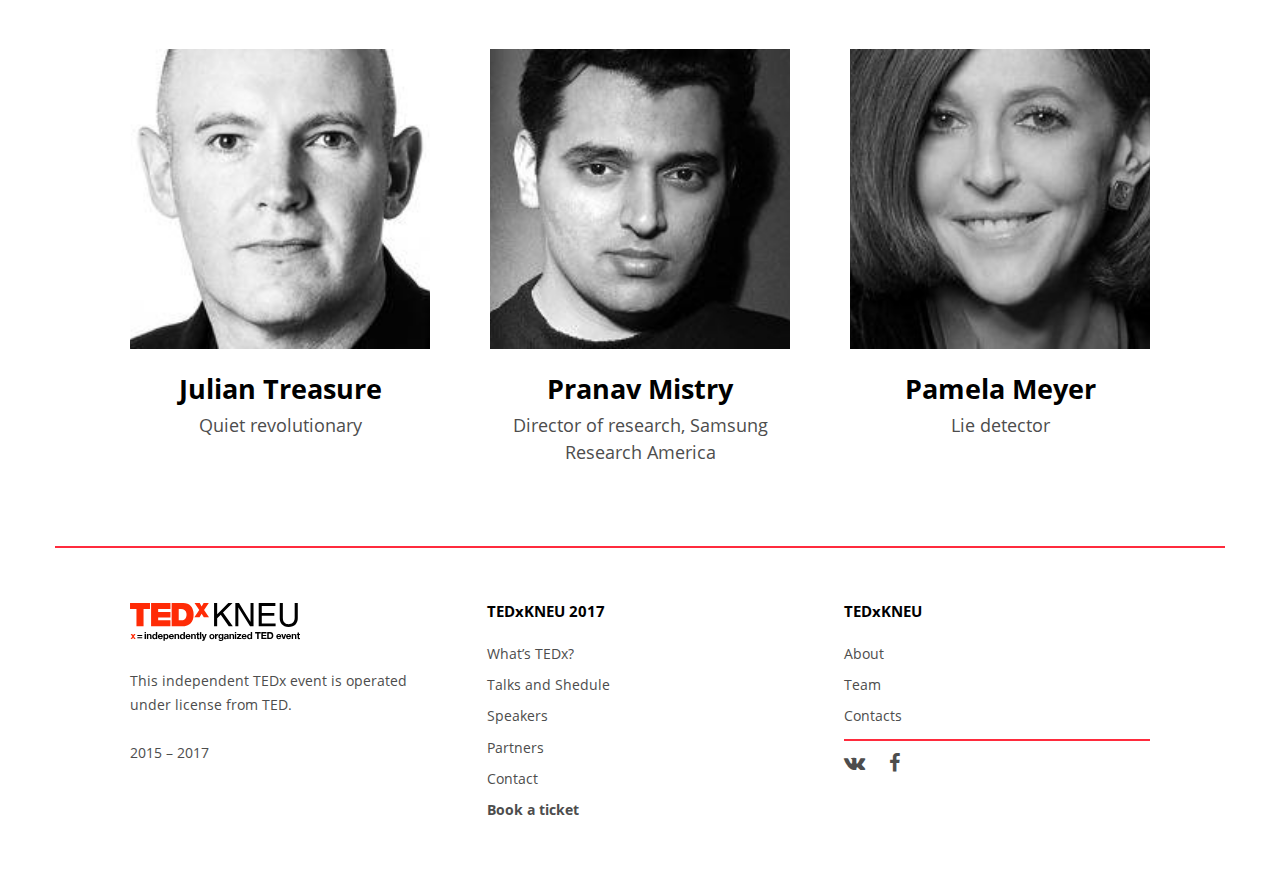
<file: public/project/TedX/index.html>
<!DOCTYPE html>
<html lang="en">
<head>
	<meta charset="UTF-8">
	<title>TedX KNEU</title>

	<meta name="viewport" content="width=device-width, initial-scale=1, maximum-scale=1">

	<link rel="stylesheet" href="fonts/font-awesome-4.7.0/css/font-awesome.min.css">

	<link rel="stylesheet" href="css/normalize.css">
	<link rel="stylesheet" href="css/fonts.css">
	<link rel="stylesheet" href="css/main.css">
	<link rel="stylesheet" href="css/media.css">
</head>
<body>

	<header>

		<div class="img-wrap">
			<img src="img/logos/tedxkneu-white.svg" alt="Tedxkneu-white">
		</div>

		<div class="header-text">
			<h1>Small Actions — Great Changes</h1>
			<span>April 22, 2017</span>
		</div>
		
		<div class="header-button">
			<a href="#" title="Book a ticket">Book a ticket</a>
			<a href="#" title="Learn more">Learn more</a>
		</div>	

	</header>

	<section class="info-video">
		<div class="content-wrap">

			<div class="info-text">
				<h1>What is TEDxKNEU?</h1>
				<p>In the spirit of ideas worth spreading, TED has created a program called TEDx. TEDx is a program of local, self-organized events that bring people together to share a TED-like experience. Our event is called TEDxKNEU, where x = independently organized TED event. At our TEDxKNEU event, TEDTalks video and live speakers will combine to spark deep discussion and connection in a small group. The TED Conference provides general guidance for the TEDx program, but individual TEDx events, including ours, are self-organized.</p>
			</div>

			<div class="video-wrap">
				<a href="#"></a>
				<video src="#"></video>
			</div>

		</div>
	</section>

	<section class="talks-people">
		<div class="title-people"><h1>Talks</h1></div>

		<div class="talks-items">

			<div class="talks-item">
				<div class="people-img">
					<img src="img/people/sir-ken-robinson-sq.jpg" alt="Ken Robinson">
				</div>
				<div class="people-text">
					<span>Ken Robinson</span>
					<h1>Do schools kill creativity?</h1>
					<p>Sir Ken Robinson makes an entertaining and profoundly moving case for creating an education system that nurtures (rather than undermines) creativity.</p>
				</div>
			</div>

			<div class="talks-item">
				<div class="people-text left">
					<span>Susan Cain</span>
					<h1>The power of introverts</h1>
					<p>In a culture where being social and outgoing are prized above all else, it can be difficult, even shameful, to be an introvert. But, as Susan Cain argues in this passionate talk, introverts bring extraordinary talents and abilities to the world, and should be encouraged and celebrated.</p>
				</div>
				<div class="people-img">
					<img src="img/people/susan-cain-sq.jpg" alt="Susan Cain">
				</div>
			</div>

			<div class="talks-item">
				<div class="people-img">
					<img src="img/people/simon-sinek.jpg" alt="Simon Sinek">
				</div>
				<div class="people-text">
					<span>Simon Sinek</span>
					<h1>How great leaders inspire action</h1>
					<p>Simon Sinek has a simple but powerful model for inspirational leadership — starting with a golden circle and the question "Why?" His examples include Apple, Martin Luther King, and the Wright brothers ...</p>
				</div>
			</div>

		</div>
	</section>

	<section class="speakers-people">
		<div class="title-people"><h1>Speakers</h1></div>

			<div class="items-people">

				<div class="item">
					<div class="item-img"><img src="img/avatars/susan-cain.jpg" alt="Susan Cain"></div>
					<h3>Susan Cain</h3>
					<span>Quiet revolutionary</span>
				</div>

				<div class="item">
					<div class="item-img"><img src="img/avatars/sir-ken-robinson.jpg" alt="Ken Robinson"></div>
					<h3>Ken Robinson</h3>
					<span>Author/educator</span>
				</div>

				<div class="item">
					<div class="item-img"><img src="img/avatars/simon-sinek.jpg" alt="Simon Sinek"></div>
					<h3>Simon Sinek</h3>
					<span>Leadership expert</span>
				</div>

				<div class="item">
					<div class="item-img"><img src="img/avatars/julian-treasure.jpg" alt="Julian Treasure"></div>
					<h3>Julian Treasure</h3>
					<span>Quiet revolutionary</span>
				</div>

				<div class="item">
					<div class="item-img"><img src="img/avatars/pranav-mistry.jpg" alt="Pranav Mistry"></div>
					<h3>Pranav Mistry</h3>
					<span>Director of research, Samsung Research America</span>
				</div>

				<div class="item">
					<div class="item-img"><img src="img/avatars/pamela-meyer.jpg" alt="Pamela Meyer"></div>
					<h3>Pamela Meyer</h3>
					<span>Lie detector</span>
				</div>

			</div>

	</section>

	<footer>
		<div class="bottom">

			<div class="item-bot">
				<img src="img/logos/tedxkneu-black.svg" alt="Logo">
				<p>This independent TEDx event is operated under license from TED.</p>
				<span>2015 – 2017</span>
			</div>

			<div class="item-bot">
				<h1>TEDxKNEU 2017</h1>

				<ul>
					<li><a href="#">What’s TEDx?</a></li>
					<li><a href="#">Talks and Shedule</a></li>
					<li><a href="#">Speakers</a></li>
					<li><a href="#">Partners</a></li>
					<li><a href="#">Contact</a></li>
					<li><a href="#"><span>Book a ticket</span></a></li>
				</ul>
			</div>

			<div class="item-bot">
				<h1>TEDxKNEU</h1>
				<ul>
					<li><a href="#">About</a></li>
					<li><a href="#">Team</a></li>
					<li><a href="#">Contacts</a></li>
				</ul>

				<div class="soc">
					<ul>
						<li><a href="#"><i class="fa fa-vk" aria-hidden="true"></i></a></li>
						<li><a href="#"><i class="fa fa-facebook" aria-hidden="true"></i></a></li>
					</ul>
				</div>

			</div>

		</div>
	</footer>

</body>
</html>
</file>
<file: site/css/fonts.css>
@font-face {
  font-family: 'OpenSans-Bold';
  src: url(../fonts/OpenSans-Bold.ttf);
}
@font-face {
  font-family: 'OpenSans-Regular';
  src: url(../fonts/OpenSans-Regular.ttf);
}
@font-face {
  font-family: 'OpenSans-Semibold';
  src: url(../fonts/OpenSans-Semibold.ttf);
}
</file>
<file: site/css/main.css>
/* BASE STYLES */
* {
	margin: 0;
	padding: 0;
}
h1, h2, h3, h4, h5, h6, p, span, ul, li {
	margin: 0;
	padding: 0;
}
a, a:hover {
	text-decoration: none;
}
header, section, footer {
	margin: 0 auto;
	width: 1170px;
}
ul, li {
	list-style-type: none;
}


/* HEADER */
header {
	background-image: url('../img/camera.jpg');
	-webkit-background-size: cover;
	background-size: cover;
	position: relative;
	z-index: 1;
	padding-bottom: 100px;
}
header::after {
	content: '';
	position: absolute;
	width: 100%;
	height: 100%;
	left: 0;
	top: 0;
	background-color: rgba(0,0,0, .7);
	z-index: -1;
}
header .img-wrap {
	width: 390px;
	margin: 0 auto;
}
header .img-wrap img {
	width: 100%;
	height: auto;
	margin-top: 100px;
}
header .header-text {
	text-align: center;
}
header .header-text h1 {
	margin-top: 60px;
	color: #fff;
	font-size: 55px;
	font-family: 'OpenSans-Bold';
}
header .header-text span {
	display: inline-block;
	margin-top: 40px;
	font-size: 28px;
	color: #fff;
	font-family: 'OpenSans-Regular';
}

header .header-button {
	text-align: center;
	margin-top: 65px;
}
header .header-button a {
	color: #fff;
	font-family: 'OpenSans-Regular';
	font-size: 19px;
	text-transform: uppercase;
	padding: 13px 55px;
	border: 3px solid transparent;
	-webkit-transition: all .5s ease;
	-o-transition: all .5s ease;
	transition: all .5s ease;
}
header .header-button a:hover {
	border: 3px solid #fff;
}


/* CONTENT */
/*info-video*/

section.info-video, {
	background-color: #fff;
	padding-bottom: 170px;
}
.content-wrap {
	margin: 90px 75px 0;
	overflow: hidden;
}
.info-text {
	width: 50%;
	float: left;
}
.info-text h1 {
	font-size: 38px;
	font-family: 'OpenSans-Bold';
	color: #000;
}
.info-text p {
	font-size: 18px;
	color: #000;
	font-family: 'OpenSans-Regular';
	line-height: 26px;
	margin: 30px 35px 0 0;
}

/*.video-wrap {
	width: 460px;
	height: 250px;
	float: right;
	margin-top: 78px;
	position: relative;
	background-image: url('../img/tedx-video-placeholder-bw.jpg');
	-webkit-background-size: cover;
	background-size: 100% 100%;
	-webkit-transition: all .25s ease;
	-o-transition: all .25s ease;
	transition: all .25s ease;
	cursor: pointer;
}
.video-wrap:hover {
	background-image: url('../img/tedx-video-placeholder.jpg');
}
.video-wrap video {
	width: 100%;
	height: auto;
}

.video-wrap::after, .video-wrap::before {
	content: '';
	position: absolute;
	left: 50%;
	top: 50%;
	transform: translate(-50%, -50%);
	-webkit-transition: all .25s ease;
	-o-transition: all .25s ease;
	transition: all .25s ease;
}
.video-wrap::after {
	width: 80px;
	height: 80px;
	border-radius: 50%;
	border: 5px solid rgba(242, 242, 242, .6);
}
.video-wrap::before {
	border-top: 19px solid transparent;
	border-left: 32px solid rgba(242, 242, 242, .6);
	border-bottom: 19px solid transparent;
	margin-left: 4px;
}
.video-wrap:hover::after {
	border: 5px solid rgba(242, 242, 242, .8);
}
.video-wrap:hover::before {
	border-top: 19px solid transparent;
	border-left: 32px solid rgba(242, 242, 242, .8);
	border-bottom: 19px solid transparent;
}*/

.video-wrap {
	width: 460px;
	height: auto;
	float: right;
	margin-top: 78px;
	position: relative;
	background-image: url('../img/tedx-video-placeholder-bw.jpg');
	-webkit-background-size: cover;
	background-size: 100% 100%;
	-webkit-transition: all .25s ease;
	-o-transition: all .25s ease;
	transition: all .25s ease;
}
.video-wrap video {
	width: 100%;
	height: 100%;
}

.video-wrap a, .video-wrap a::before {
	position: absolute;
	left: 50%;
	top: 50%;
	transform: translate(-50%, -50%);
	-webkit-transition: all .25s ease;
	-o-transition: all .25s ease;
	transition: all .25s ease;
}
.video-wrap a {
	width: 80px;
	height: 80px;
	border-radius: 50%;
	border: 5px solid rgba(242, 242, 242, .6);
	z-index: 10;
}
.video-wrap a::before {
	content: '';
	border-top: 19px solid transparent;
	border-left: 32px solid rgba(242, 242, 242, .6);
	border-bottom: 19px solid transparent;
	margin-left: 4px;
}
.video-wrap a:hover {
	border: 5px solid rgba(242, 242, 242, .8);
}
.video-wrap a:hover::before {
	border-top: 19px solid transparent;
	border-left: 32px solid rgba(242, 242, 242, .8);
	border-bottom: 19px solid transparent;
}
.video-wrap a:hover .video-wrap {
	background-image: url('../img/tedx-video-placeholder.jpg');
}

/*talks-people*/

.talks-people, .speakers-people {
	margin-top: 170px;
}
.title-people h1 {
	font-size: 38px;
	font-family: 'OpenSans-Bold';
	color: #000;
	margin: 0 0 30px 75px;
}
.talks-items {
	background-color: #000;
	overflow: hidden;
}
.talks-item {
	display: -webkit-flex;
	display: -moz-flex;
	display: -ms-flex;
	display: -o-flex;
	display: flex;
	-ms-align-items: center;
	align-items: center;
}
.people-img {
	height: 440px;
}
.talks-item .people-img img {
	width: 440px;
	height: auto;
}
.talks-item .people-text {
	margin-right: 75px;
}
.talks-item .people-text.left {
	margin-left: 75px;
	margin-right: 0;
}
.talks-item .people-text span {
	font-size: 28px;
	font-family: 'OpenSans-Regular';
	color: #fff;
}
.talks-item .people-text h1 {
	margin-top: 20px;
	font-size: 37px;
	font-family: 'OpenSans-Semibold';
	color: #fff;
}
.talks-item .people-text p {
	margin-top: 55px;
	font-size: 18px;
	font-family: 'OpenSans-Regular';
	line-height: 27px;
	color: #fff;
}


/*speakers-people*/

.items-people {
	margin: 0 75px;
	display: -webkit-flex;
	display: -moz-flex;
	display: -ms-flex;
	display: -o-flex;
	display: flex;
	flex-wrap: wrap;
	justify-content: space-between;
}
.item {
	text-align: center;
	width: 300px;
	margin-bottom: 55px;
}
.item .item-img {
	width: 100%;
	height: 300px;
	overflow: hidden;
	position: relative;
}
.item .item-img img {
	width: auto;
	height: 100%;
	position: absolute;
	top: 0;
	left: 50%;
	transform: translate(-50%);
}
.item h3 {
	margin-top: 24px;
	font-size: 27px;
	font-family: 'OpenSans-Bold';
	color: #000;
}
.item span {
	margin-top: 8px;
	display: inline-block;
	font-size: 18px;
	font-family: 'OpenSans-Regular';
	color: rgb(77,77,77);
	line-height: 27px;
}


/* FOOTER */

footer {
	margin-top: 25px;
	border-top: 2px solid rgb(255,43,61);
}
footer .bottom {
	padding: 55px 75px 38px;
	display: -webkit-flex;
	display: -moz-flex;
	display: -ms-flex;
	display: -o-flex;
	display: flex;
	justify-content: space-between;
}
footer .item-bot {
	width: 30%;
}
footer .item-bot img {
	width: 170px;
	height: auto;
}
footer .item-bot p, footer .item-bot span {
	margin-top: 24px;
	display: inline-block;
	font-size: 14px;
	color: rgb(77,77,77);
	font-family: 'OpenSans-Regular';
	line-height: 24px;
}
footer .item-bot h1 {
	font-size: 15px;
	font-family: 'OpenSans-Bold';
	margin-bottom: 25px;
}
footer .item-bot ul li a {
	font-size: 14px;
	font-family: 'OpenSans-Regular';
	color: rgb(77,77,77);
	margin-bottom: 12px;
	display: inline-block;
	position: relative;
	padding-bottom: 2px;
	-webkit-transition: all .25s ease;
	-o-transition: all .25s ease;
	transition: all .25s ease;
}
footer .item-bot ul li a::after {
	content: '';
	position: absolute;
	width: 0;
	height: 1px;
	left: 0;
	bottom: 0;
	background-color: rgb(255,43,61);
	-webkit-transition: all .25s ease;
	-o-transition: all .25s ease;
	transition: all .25s ease;
}
footer .item-bot ul li a:hover::after {
	width: 100%;
}
footer .item-bot ul li a span {
	font-family: 'OpenSans-Bold';
	margin: 0;
	line-height: 18px;
}
footer .item-bot .soc {
	border-top: 2px solid rgb(255,43,61);
	padding-top: 12px;
}
footer .item-bot .soc ul li {
	display: inline-block;
}
footer .item-bot .soc ul li a {
	margin-right: 20px;
}
footer .item-bot .soc ul li a::after {
	display: none;
}
footer .item-bot .soc ul li a .fa {
	font-size: 20px;
	-webkit-transition: all .25s ease;
	-o-transition: all .25s ease;
	transition: all .25s ease;
}
footer .item-bot .soc ul li a:hover .fa {
	color: rgb(255,43,61);
}
</file>
<file: site/css/media.css>
@media only screen and (max-width : 1200px) {
	header, section, footer {
		width: 970px;
	}
	header .img-wrap {
		width: 370px;
	}
	header .img-wrap img {
		margin-top: 90px;
	}
	header .header-text h1 {
		font-size: 50px;
	}
	header .header-text span {
		margin-top: 35px;
		font-size: 25px;
	}
	header .header-button a {
		padding: 12px 50px;
	}
	.content-wrap {
		margin: 70px 55px;
	}
	.info-text h1 {
		font-size: 36px;
	}
	.info-text p {
		margin-top: 25px;
	}
	.video-wrap {
		width: 430px;
		margin-top: 75px;
	}
	.talks-people, .speakers-people {
		margin-top: 130px;
	}
	.title-people h1 {
		margin: 0 0 25px 55px;
	}
	.talks-item .people-img {
		width: 400px;
		height: 400px;
	}
	.talks-item .people-img img {
		width: 400px;
	}
	.talks-item .people-text h1 {
		font-size: 32px;
		margin-top: 15px;
	}
	.talks-item .people-text span {
		font-size: 27px;
	}
	.talks-item .people-text p {
		margin-top: 35px;
	}
	.talks-item .people-text {
		margin-right: 55px;
	}
	.talks-item .people-text.left {
		margin-left: 55px;
	}
	.items-people {
		margin: 0 55px;
	}
	.item {
		width: 270px;
		margin-bottom: 45px;
	}
	.item .item-img {
		height: 270px;
	}
	.item h3 {
		margin-top: 20px;
	}
	.item span {
		margin-top: 5px;
	}
	footer .bottom {
		padding: 45px 55px 25px;
	}
}

@media only screen and (max-width : 992px) {
	header, section, footer {
		width: 750px;
	}
	header {
		padding-bottom: 60px;
	}
	header .img-wrap {
		width: 340px;
	}
	header .img-wrap img {
		margin-top: 70px;
	}
	header .header-text h1 {
		font-size: 42px;
		margin-top: 45px;
	}
	header .header-text span {
		font-size: 22px;
		margin-top: 28px;
	}
	header .header-button {
		margin-top: 50px;
	}
	header .header-button a {
		padding: 12px 45px;
		font-size: 18px;
	}
	.content-wrap {
		margin: 60px 35px;
	}
	.info-text {
		width: 100%;
		float: none;
	}
	.info-text p {
		margin-top: 20px;
		margin-right: 0;
	}
	.video-wrap {
		width: 500px;
		margin: 60px auto;
		float: none;
	}
	.talks-people, .speakers-people {
		margin-top: 50px;
	}
	.title-people h1 {
		margin: 0 0 20px 35px;
		font-size: 35px;
	}
	.talks-item .people-img {
		width: 300px;
		height: 300px;
	}
	.talks-item .people-img img {
		width: 300px;
	}
	.talks-item .people-text {
		margin-right: 35px;
	}
	.talks-item .people-text.left {
		margin-left: 35px;
	}
	.talks-item .people-text span {
		font-size: 25px;
	}
	.talks-item .people-text p {
		margin-top: 25px;
		line-height: 24px;
	}
	.talks-item .people-text h1 {
		font-size: 30px;
		margin-top: 10px;
	}
	.items-people {
		margin: 0 35px;
		justify-content: space-around;
	}
	footer .bottom {
		padding: 40px 35px 20px;
	}
}

@media only screen and (max-width : 768px) {
	header, section, footer {
		width: 95%;
	}
	header {
		padding: 0 10px 40px;
	}
	header .img-wrap {
		width: 300px;
	}
	header .img-wrap img {
		margin-top: 50px;
	}
	header .header-text h1 {
		font-size: 38px;
		margin-top: 40px;
	}
	header .header-text span {
		margin-top: 22px;
	}
	header .header-button {
		margin-top: 40px;
	}
	.content-wrap {
		margin: 40px 15px;
	}
	.info-text h1 {
		font-size: 34px;
	}
	.info-text p {
		margin-top: 15px;
		line-height: 24px;
		font-size: 17px;
	}
	.video-wrap {
		width: 400px;
		margin-top: 40px;
		margin-bottom: 0;
	}
	.title-people h1 {
		margin: 0 0 15px 15px;
		font-size: 32px;
	}
	.talks-item {
		-webkit-flex-direction: column;
		-moz-flex-direction: column;
		-ms-flex-direction: column;
		-o-flex-direction: column;
		flex-direction: column;
	}
	.talks-item .people-text p {
		margin-top: 20px;
	}
	.talks-item .people-img {
		width: 270px;
		height: 270px;
	}
	.talks-item .people-img img {
		width: 270px;
	}
	.talks-item .people-text, .talks-item .people-text.left {
		margin: 20px;
		order: 1;
	}
	.items-people {
		margin: 0 15px;
	}
	.item {
		margin: 0 5px 40px;
	}
	.talks-item {
		margin-bottom: 20px;
	}
	.talks-item:last-child {
		margin-bottom: 0;
	}
	footer .item-bot {
		width: 40%;
		margin-bottom: 15px;
		text-align: center;
	}
	footer .bottom {
		padding: 40px 15px 0;
		flex-wrap: wrap;
		justify-content: space-around;
	}
	footer .item-bot h1 {
		font-size: 18px;
		margin-bottom: 15px;
	}
	footer .item-bot ul li a, footer .item-bot p, footer .item-bot span {
		font-size: 16px;
	}
	footer .item-bot .soc ul li a {
		margin: 0 10px;
	}
}

@media only screen and (max-width : 480px) {
	header, section, footer {
		width: auto;
	}
	header {
		padding-bottom: 30px;
	}
	header .img-wrap {
		width: 260px;
	}
	header .img-wrap img {
		margin-top: 40px;
	}
	header .header-text h1 {
		font-size: 27px;
		margin-top: 30px;
	}
	header .header-button {
		margin-top: 30px;
		display: -webkit-flex;
		display: -moz-flex;
		display: -ms-flex;
		display: -o-flex;
		display: flex;
		justify-content: space-around;
	}
	header .header-button a {
		padding: 8px 12px;
		font-size: 17px;
		/*border-radius: 5px;*/
	}
	header .header-text span {
		font-size: 20px;
		margin-top: 20px;
	}
	.info-text h1 {
		font-size: 29px;
	}
	.content-wrap {
		margin: 30px 15px;
	}
	.video-wrap {
		width: 290px;
		margin-top: 30px;
	}
	.talks-item .people-text, .talks-item .people-text.left {
		margin: 15px;
	}
	.talks-item .people-text span {
		font-size: 22px;
	}
	.talks-item .people-text h1 {
		font-size: 25px;
	}
	.talks-item .people-text p {
		font-size: 17px;
	}
	.title-people h1 {
		font-size: 29px;
	}
	.item {
		width: 250px;
	}
	.item .item-img {
		height: 250px;
	}
	footer .bottom {
		padding-top: 30px;
		padding-bottom: 10px;
	}
	footer .item-bot {
		width: 80%;
		margin-top: 10px;
		border-bottom: 2px solid #999;
	}
	footer .item-bot:last-child {
		border-bottom: none;
		margin-bottom: 0;
	}
	footer .item-bot p, footer .item-bot span {
		margin-top: 10px;
	}
	footer .item-bot p, footer .item-bot span {
		margin-bottom: 12px;
	}
}
</file>
<file: project/TedX/css/main.css>
/* BASE STYLES */
* {
	margin: 0;
	padding: 0;
}
h1, h2, h3, h4, h5, h6, p, span, ul, li {
	margin: 0;
	padding: 0;
}
a, a:hover {
	text-decoration: none;
}
header, section, footer {
	margin: 0 auto;
	width: 1170px;
}
ul, li {
	list-style-type: none;
}


/* HEADER */
header {
	background-image: url('../img/camera.jpg');
	-webkit-background-size: cover;
	background-size: cover;
	position: relative;
	z-index: 1;
	padding-bottom: 100px;
}
header::after {
	content: '';
	position: absolute;
	width: 100%;
	height: 100%;
	left: 0;
	top: 0;
	background-color: rgba(0,0,0, .7);
	z-index: -1;
}
header .img-wrap {
	width: 390px;
	margin: 0 auto;
}
header .img-wrap img {
	width: 100%;
	height: auto;
	margin-top: 100px;
}
header .header-text {
	text-align: center;
}
header .header-text h1 {
	margin-top: 60px;
	color: #fff;
	font-size: 55px;
	font-family: 'OpenSans-Bold';
}
header .header-text span {
	display: inline-block;
	margin-top: 40px;
	font-size: 28px;
	color: #fff;
	font-family: 'OpenSans-Regular';
}

header .header-button {
	text-align: center;
	margin-top: 65px;
}
header .header-button a {
	color: #fff;
	font-family: 'OpenSans-Regular';
	font-size: 19px;
	text-transform: uppercase;
	padding: 13px 55px;
	border: 3px solid transparent;
	-webkit-transition: all .5s ease;
	-o-transition: all .5s ease;
	transition: all .5s ease;
}
header .header-button a:hover {
	border: 3px solid #fff;
}


/* CONTENT */
/*info-video*/

section.info-video, {
	background-color: #fff;
	padding-bottom: 170px;
}
.content-wrap {
	margin: 90px 75px 0;
	overflow: hidden;
}
.info-text {
	width: 50%;
	float: left;
}
.info-text h1 {
	font-size: 38px;
	font-family: 'OpenSans-Bold';
	color: #000;
}
.info-text p {
	font-size: 18px;
	color: #000;
	font-family: 'OpenSans-Regular';
	line-height: 26px;
	margin: 30px 35px 0 0;
}

/*.video-wrap {
	width: 460px;
	height: 250px;
	float: right;
	margin-top: 78px;
	position: relative;
	background-image: url('../img/tedx-video-placeholder-bw.jpg');
	-webkit-background-size: cover;
	background-size: 100% 100%;
	-webkit-transition: all .25s ease;
	-o-transition: all .25s ease;
	transition: all .25s ease;
	cursor: pointer;
}
.video-wrap:hover {
	background-image: url('../img/tedx-video-placeholder.jpg');
}
.video-wrap video {
	width: 100%;
	height: auto;
}

.video-wrap::after, .video-wrap::before {
	content: '';
	position: absolute;
	left: 50%;
	top: 50%;
	transform: translate(-50%, -50%);
	-webkit-transition: all .25s ease;
	-o-transition: all .25s ease;
	transition: all .25s ease;
}
.video-wrap::after {
	width: 80px;
	height: 80px;
	border-radius: 50%;
	border: 5px solid rgba(242, 242, 242, .6);
}
.video-wrap::before {
	border-top: 19px solid transparent;
	border-left: 32px solid rgba(242, 242, 242, .6);
	border-bottom: 19px solid transparent;
	margin-left: 4px;
}
.video-wrap:hover::after {
	border: 5px solid rgba(242, 242, 242, .8);
}
.video-wrap:hover::before {
	border-top: 19px solid transparent;
	border-left: 32px solid rgba(242, 242, 242, .8);
	border-bottom: 19px solid transparent;
}*/

.video-wrap {
	width: 460px;
	height: auto;
	float: right;
	margin-top: 78px;
	position: relative;
	background-image: url('../img/tedx-video-placeholder-bw.jpg');
	-webkit-background-size: cover;
	background-size: 100% 100%;
	-webkit-transition: all .25s ease;
	-o-transition: all .25s ease;
	transition: all .25s ease;
}
.video-wrap video {
	width: 100%;
	height: 100%;
}

.video-wrap a, .video-wrap a::before {
	position: absolute;
	left: 50%;
	top: 50%;
	transform: translate(-50%, -50%);
	-webkit-transition: all .25s ease;
	-o-transition: all .25s ease;
	transition: all .25s ease;
}
.video-wrap a {
	width: 80px;
	height: 80px;
	border-radius: 50%;
	border: 5px solid rgba(242, 242, 242, .6);
	z-index: 10;
}
.video-wrap a::before {
	content: '';
	border-top: 19px solid transparent;
	border-left: 32px solid rgba(242, 242, 242, .6);
	border-bottom: 19px solid transparent;
	margin-left: 4px;
}
.video-wrap a:hover {
	border: 5px solid rgba(242, 242, 242, .8);
}
.video-wrap a:hover::before {
	border-top: 19px solid transparent;
	border-left: 32px solid rgba(242, 242, 242, .8);
	border-bottom: 19px solid transparent;
}
.video-wrap a:hover .video-wrap {
	background-image: url('../img/tedx-video-placeholder.jpg');
}

/*talks-people*/

.talks-people, .speakers-people {
	margin-top: 170px;
}
.title-people h1 {
	font-size: 38px;
	font-family: 'OpenSans-Bold';
	color: #000;
	margin: 0 0 30px 75px;
}
.talks-items {
	background-color: #000;
	overflow: hidden;
}
.talks-item {
	display: -webkit-flex;
	display: -moz-flex;
	display: -ms-flex;
	display: -o-flex;
	display: flex;
	-ms-align-items: center;
	align-items: center;
}
.people-img {
	height: 440px;
}
.talks-item .people-img img {
	width: 440px;
	height: auto;
}
.talks-item .people-text {
	margin-right: 75px;
}
.talks-item .people-text.left {
	margin-left: 75px;
	margin-right: 0;
}
.talks-item .people-text span {
	font-size: 28px;
	font-family: 'OpenSans-Regular';
	color: #fff;
}
.talks-item .people-text h1 {
	margin-top: 20px;
	font-size: 37px;
	font-family: 'OpenSans-Semibold';
	color: #fff;
}
.talks-item .people-text p {
	margin-top: 55px;
	font-size: 18px;
	font-family: 'OpenSans-Regular';
	line-height: 27px;
	color: #fff;
}


/*speakers-people*/

.items-people {
	margin: 0 75px;
	display: -webkit-flex;
	display: -moz-flex;
	display: -ms-flex;
	display: -o-flex;
	display: flex;
	flex-wrap: wrap;
	justify-content: space-between;
}
.item {
	text-align: center;
	width: 300px;
	margin-bottom: 55px;
}
.item .item-img {
	width: 100%;
	height: 300px;
	overflow: hidden;
	position: relative;
}
.item .item-img img {
	width: auto;
	height: 100%;
	position: absolute;
	top: 0;
	left: 50%;
	transform: translate(-50%);
}
.item h3 {
	margin-top: 24px;
	font-size: 27px;
	font-family: 'OpenSans-Bold';
	color: #000;
}
.item span {
	margin-top: 8px;
	display: inline-block;
	font-size: 18px;
	font-family: 'OpenSans-Regular';
	color: rgb(77,77,77);
	line-height: 27px;
}


/* FOOTER */

footer {
	margin-top: 25px;
	border-top: 2px solid rgb(255,43,61);
}
footer .bottom {
	padding: 55px 75px 38px;
	display: -webkit-flex;
	display: -moz-flex;
	display: -ms-flex;
	display: -o-flex;
	display: flex;
	justify-content: space-between;
}
footer .item-bot {
	width: 30%;
}
footer .item-bot img {
	width: 170px;
	height: auto;
}
footer .item-bot p, footer .item-bot span {
	margin-top: 24px;
	display: inline-block;
	font-size: 14px;
	color: rgb(77,77,77);
	font-family: 'OpenSans-Regular';
	line-height: 24px;
}
footer .item-bot h1 {
	font-size: 15px;
	font-family: 'OpenSans-Bold';
	margin-bottom: 25px;
}
footer .item-bot ul li a {
	font-size: 14px;
	font-family: 'OpenSans-Regular';
	color: rgb(77,77,77);
	margin-bottom: 12px;
	display: inline-block;
	position: relative;
	padding-bottom: 2px;
	-webkit-transition: all .25s ease;
	-o-transition: all .25s ease;
	transition: all .25s ease;
}
footer .item-bot ul li a::after {
	content: '';
	position: absolute;
	width: 0;
	height: 1px;
	left: 0;
	bottom: 0;
	background-color: rgb(255,43,61);
	-webkit-transition: all .25s ease;
	-o-transition: all .25s ease;
	transition: all .25s ease;
}
footer .item-bot ul li a:hover::after {
	width: 100%;
}
footer .item-bot ul li a span {
	font-family: 'OpenSans-Bold';
	margin: 0;
	line-height: 18px;
}
footer .item-bot .soc {
	border-top: 2px solid rgb(255,43,61);
	padding-top: 12px;
}
footer .item-bot .soc ul li {
	display: inline-block;
}
footer .item-bot .soc ul li a {
	margin-right: 20px;
}
footer .item-bot .soc ul li a::after {
	display: none;
}
footer .item-bot .soc ul li a .fa {
	font-size: 20px;
	-webkit-transition: all .25s ease;
	-o-transition: all .25s ease;
	transition: all .25s ease;
}
footer .item-bot .soc ul li a:hover .fa {
	color: rgb(255,43,61);
}
</file>
<file: project/TedX/css/media.css>
@media only screen and (max-width : 1200px) {
	header, section, footer {
		width: 970px;
	}
	header .img-wrap {
		width: 370px;
	}
	header .img-wrap img {
		margin-top: 90px;
	}
	header .header-text h1 {
		font-size: 50px;
	}
	header .header-text span {
		margin-top: 35px;
		font-size: 25px;
	}
	header .header-button a {
		padding: 12px 50px;
	}
	.content-wrap {
		margin: 70px 55px;
	}
	.info-text h1 {
		font-size: 36px;
	}
	.info-text p {
		margin-top: 25px;
	}
	.video-wrap {
		width: 430px;
		margin-top: 75px;
	}
	.talks-people, .speakers-people {
		margin-top: 130px;
	}
	.title-people h1 {
		margin: 0 0 25px 55px;
	}
	.talks-item .people-img {
		width: 400px;
		height: 400px;
	}
	.talks-item .people-img img {
		width: 400px;
	}
	.talks-item .people-text h1 {
		font-size: 32px;
		margin-top: 15px;
	}
	.talks-item .people-text span {
		font-size: 27px;
	}
	.talks-item .people-text p {
		margin-top: 35px;
	}
	.talks-item .people-text {
		margin-right: 55px;
	}
	.talks-item .people-text.left {
		margin-left: 55px;
	}
	.items-people {
		margin: 0 55px;
	}
	.item {
		width: 270px;
		margin-bottom: 45px;
	}
	.item .item-img {
		height: 270px;
	}
	.item h3 {
		margin-top: 20px;
	}
	.item span {
		margin-top: 5px;
	}
	footer .bottom {
		padding: 45px 55px 25px;
	}
}

@media only screen and (max-width : 992px) {
	header, section, footer {
		width: 750px;
	}
	header {
		padding-bottom: 60px;
	}
	header .img-wrap {
		width: 340px;
	}
	header .img-wrap img {
		margin-top: 70px;
	}
	header .header-text h1 {
		font-size: 42px;
		margin-top: 45px;
	}
	header .header-text span {
		font-size: 22px;
		margin-top: 28px;
	}
	header .header-button {
		margin-top: 50px;
	}
	header .header-button a {
		padding: 12px 45px;
		font-size: 18px;
	}
	.content-wrap {
		margin: 60px 35px;
	}
	.info-text {
		width: 100%;
		float: none;
	}
	.info-text p {
		margin-top: 20px;
		margin-right: 0;
	}
	.video-wrap {
		width: 500px;
		margin: 60px auto;
		float: none;
	}
	.talks-people, .speakers-people {
		margin-top: 50px;
	}
	.title-people h1 {
		margin: 0 0 20px 35px;
		font-size: 35px;
	}
	.talks-item .people-img {
		width: 300px;
		height: 300px;
	}
	.talks-item .people-img img {
		width: 300px;
	}
	.talks-item .people-text {
		margin-right: 35px;
	}
	.talks-item .people-text.left {
		margin-left: 35px;
	}
	.talks-item .people-text span {
		font-size: 25px;
	}
	.talks-item .people-text p {
		margin-top: 25px;
		line-height: 24px;
	}
	.talks-item .people-text h1 {
		font-size: 30px;
		margin-top: 10px;
	}
	.items-people {
		margin: 0 35px;
		justify-content: space-around;
	}
	footer .bottom {
		padding: 40px 35px 20px;
	}
}

@media only screen and (max-width : 768px) {
	header, section, footer {
		width: 95%;
	}
	header {
		padding: 0 10px 40px;
	}
	header .img-wrap {
		width: 300px;
	}
	header .img-wrap img {
		margin-top: 50px;
	}
	header .header-text h1 {
		font-size: 38px;
		margin-top: 40px;
	}
	header .header-text span {
		margin-top: 22px;
	}
	header .header-button {
		margin-top: 40px;
	}
	.content-wrap {
		margin: 40px 15px;
	}
	.info-text h1 {
		font-size: 34px;
	}
	.info-text p {
		margin-top: 15px;
		line-height: 24px;
		font-size: 17px;
	}
	.video-wrap {
		width: 400px;
		margin-top: 40px;
		margin-bottom: 0;
	}
	.title-people h1 {
		margin: 0 0 15px 15px;
		font-size: 32px;
	}
	.talks-item {
		-webkit-flex-direction: column;
		-moz-flex-direction: column;
		-ms-flex-direction: column;
		-o-flex-direction: column;
		flex-direction: column;
	}
	.talks-item .people-text p {
		margin-top: 20px;
	}
	.talks-item .people-img {
		width: 270px;
		height: 270px;
	}
	.talks-item .people-img img {
		width: 270px;
	}
	.talks-item .people-text, .talks-item .people-text.left {
		margin: 20px;
		order: 1;
	}
	.items-people {
		margin: 0 15px;
	}
	.item {
		margin: 0 5px 40px;
	}
	.talks-item {
		margin-bottom: 20px;
	}
	.talks-item:last-child {
		margin-bottom: 0;
	}
	footer .item-bot {
		width: 40%;
		margin-bottom: 15px;
		text-align: center;
	}
	footer .bottom {
		padding: 40px 15px 0;
		flex-wrap: wrap;
		justify-content: space-around;
	}
	footer .item-bot h1 {
		font-size: 18px;
		margin-bottom: 15px;
	}
	footer .item-bot ul li a, footer .item-bot p, footer .item-bot span {
		font-size: 16px;
	}
	footer .item-bot .soc ul li a {
		margin: 0 10px;
	}
}

@media only screen and (max-width : 480px) {
	header, section, footer {
		width: auto;
	}
	header {
		padding-bottom: 30px;
	}
	header .img-wrap {
		width: 260px;
	}
	header .img-wrap img {
		margin-top: 40px;
	}
	header .header-text h1 {
		font-size: 27px;
		margin-top: 30px;
	}
	header .header-button {
		margin-top: 30px;
		display: -webkit-flex;
		display: -moz-flex;
		display: -ms-flex;
		display: -o-flex;
		display: flex;
		justify-content: space-around;
	}
	header .header-button a {
		padding: 8px 12px;
		font-size: 17px;
		/*border-radius: 5px;*/
	}
	header .header-text span {
		font-size: 20px;
		margin-top: 20px;
	}
	.info-text h1 {
		font-size: 29px;
	}
	.content-wrap {
		margin: 30px 15px;
	}
	.video-wrap {
		width: 290px;
		margin-top: 30px;
	}
	.talks-item .people-text, .talks-item .people-text.left {
		margin: 15px;
	}
	.talks-item .people-text span {
		font-size: 22px;
	}
	.talks-item .people-text h1 {
		font-size: 25px;
	}
	.talks-item .people-text p {
		font-size: 17px;
	}
	.title-people h1 {
		font-size: 29px;
	}
	.item {
		width: 250px;
	}
	.item .item-img {
		height: 250px;
	}
	footer .bottom {
		padding-top: 30px;
		padding-bottom: 10px;
	}
	footer .item-bot {
		width: 80%;
		margin-top: 10px;
		border-bottom: 2px solid #999;
	}
	footer .item-bot:last-child {
		border-bottom: none;
		margin-bottom: 0;
	}
	footer .item-bot p, footer .item-bot span {
		margin-top: 10px;
	}
	footer .item-bot p, footer .item-bot span {
		margin-bottom: 12px;
	}
}
</file>
<file: project/TedX/css/fonts.css>
@font-face {
  font-family: 'OpenSans-Bold';
  src: url(../fonts/OpenSans-Bold.ttf);
}
@font-face {
  font-family: 'OpenSans-Regular';
  src: url(../fonts/OpenSans-Regular.ttf);
}
@font-face {
  font-family: 'OpenSans-Semibold';
  src: url(../fonts/OpenSans-Semibold.ttf);
}
</file>
<file: public/project/TedX/css/fonts.css>
@font-face {
  font-family: 'OpenSans-Bold';
  src: url(../fonts/OpenSans-Bold.ttf);
}
@font-face {
  font-family: 'OpenSans-Regular';
  src: url(../fonts/OpenSans-Regular.ttf);
}
@font-face {
  font-family: 'OpenSans-Semibold';
  src: url(../fonts/OpenSans-Semibold.ttf);
}
</file>
<file: public/project/TedX/css/main.css>
/* BASE STYLES */
* {
	margin: 0;
	padding: 0;
}
h1, h2, h3, h4, h5, h6, p, span, ul, li {
	margin: 0;
	padding: 0;
}
a, a:hover {
	text-decoration: none;
}
header, section, footer {
	margin: 0 auto;
	width: 1170px;
}
ul, li {
	list-style-type: none;
}


/* HEADER */
header {
	background-image: url('../img/camera.jpg');
	-webkit-background-size: cover;
	background-size: cover;
	position: relative;
	z-index: 1;
	padding-bottom: 100px;
}
header::after {
	content: '';
	position: absolute;
	width: 100%;
	height: 100%;
	left: 0;
	top: 0;
	background-color: rgba(0,0,0, .7);
	z-index: -1;
}
header .img-wrap {
	width: 390px;
	margin: 0 auto;
}
header .img-wrap img {
	width: 100%;
	height: auto;
	margin-top: 100px;
}
header .header-text {
	text-align: center;
}
header .header-text h1 {
	margin-top: 60px;
	color: #fff;
	font-size: 55px;
	font-family: 'OpenSans-Bold';
}
header .header-text span {
	display: inline-block;
	margin-top: 40px;
	font-size: 28px;
	color: #fff;
	font-family: 'OpenSans-Regular';
}

header .header-button {
	text-align: center;
	margin-top: 65px;
}
header .header-button a {
	color: #fff;
	font-family: 'OpenSans-Regular';
	font-size: 19px;
	text-transform: uppercase;
	padding: 13px 55px;
	border: 3px solid transparent;
	-webkit-transition: all .5s ease;
	-o-transition: all .5s ease;
	transition: all .5s ease;
}
header .header-button a:hover {
	border: 3px solid #fff;
}


/* CONTENT */
/*info-video*/

section.info-video, {
	background-color: #fff;
	padding-bottom: 170px;
}
.content-wrap {
	margin: 90px 75px 0;
	overflow: hidden;
}
.info-text {
	width: 50%;
	float: left;
}
.info-text h1 {
	font-size: 38px;
	font-family: 'OpenSans-Bold';
	color: #000;
}
.info-text p {
	font-size: 18px;
	color: #000;
	font-family: 'OpenSans-Regular';
	line-height: 26px;
	margin: 30px 35px 0 0;
}

/*.video-wrap {
	width: 460px;
	height: 250px;
	float: right;
	margin-top: 78px;
	position: relative;
	background-image: url('../img/tedx-video-placeholder-bw.jpg');
	-webkit-background-size: cover;
	background-size: 100% 100%;
	-webkit-transition: all .25s ease;
	-o-transition: all .25s ease;
	transition: all .25s ease;
	cursor: pointer;
}
.video-wrap:hover {
	background-image: url('../img/tedx-video-placeholder.jpg');
}
.video-wrap video {
	width: 100%;
	height: auto;
}

.video-wrap::after, .video-wrap::before {
	content: '';
	position: absolute;
	left: 50%;
	top: 50%;
	transform: translate(-50%, -50%);
	-webkit-transition: all .25s ease;
	-o-transition: all .25s ease;
	transition: all .25s ease;
}
.video-wrap::after {
	width: 80px;
	height: 80px;
	border-radius: 50%;
	border: 5px solid rgba(242, 242, 242, .6);
}
.video-wrap::before {
	border-top: 19px solid transparent;
	border-left: 32px solid rgba(242, 242, 242, .6);
	border-bottom: 19px solid transparent;
	margin-left: 4px;
}
.video-wrap:hover::after {
	border: 5px solid rgba(242, 242, 242, .8);
}
.video-wrap:hover::before {
	border-top: 19px solid transparent;
	border-left: 32px solid rgba(242, 242, 242, .8);
	border-bottom: 19px solid transparent;
}*/

.video-wrap {
	width: 460px;
	height: auto;
	float: right;
	margin-top: 78px;
	position: relative;
	background-image: url('../img/tedx-video-placeholder-bw.jpg');
	-webkit-background-size: cover;
	background-size: 100% 100%;
	-webkit-transition: all .25s ease;
	-o-transition: all .25s ease;
	transition: all .25s ease;
}
.video-wrap video {
	width: 100%;
	height: 100%;
}

.video-wrap a, .video-wrap a::before {
	position: absolute;
	left: 50%;
	top: 50%;
	transform: translate(-50%, -50%);
	-webkit-transition: all .25s ease;
	-o-transition: all .25s ease;
	transition: all .25s ease;
}
.video-wrap a {
	width: 80px;
	height: 80px;
	border-radius: 50%;
	border: 5px solid rgba(242, 242, 242, .6);
	z-index: 10;
}
.video-wrap a::before {
	content: '';
	border-top: 19px solid transparent;
	border-left: 32px solid rgba(242, 242, 242, .6);
	border-bottom: 19px solid transparent;
	margin-left: 4px;
}
.video-wrap a:hover {
	border: 5px solid rgba(242, 242, 242, .8);
}
.video-wrap a:hover::before {
	border-top: 19px solid transparent;
	border-left: 32px solid rgba(242, 242, 242, .8);
	border-bottom: 19px solid transparent;
}
.video-wrap a:hover .video-wrap {
	background-image: url('../img/tedx-video-placeholder.jpg');
}

/*talks-people*/

.talks-people, .speakers-people {
	margin-top: 170px;
}
.title-people h1 {
	font-size: 38px;
	font-family: 'OpenSans-Bold';
	color: #000;
	margin: 0 0 30px 75px;
}
.talks-items {
	background-color: #000;
	overflow: hidden;
}
.talks-item {
	display: -webkit-flex;
	display: -moz-flex;
	display: -ms-flex;
	display: -o-flex;
	display: flex;
	-ms-align-items: center;
	align-items: center;
}
.people-img {
	height: 440px;
}
.talks-item .people-img img {
	width: 440px;
	height: auto;
}
.talks-item .people-text {
	margin-right: 75px;
}
.talks-item .people-text.left {
	margin-left: 75px;
	margin-right: 0;
}
.talks-item .people-text span {
	font-size: 28px;
	font-family: 'OpenSans-Regular';
	color: #fff;
}
.talks-item .people-text h1 {
	margin-top: 20px;
	font-size: 37px;
	font-family: 'OpenSans-Semibold';
	color: #fff;
}
.talks-item .people-text p {
	margin-top: 55px;
	font-size: 18px;
	font-family: 'OpenSans-Regular';
	line-height: 27px;
	color: #fff;
}


/*speakers-people*/

.items-people {
	margin: 0 75px;
	display: -webkit-flex;
	display: -moz-flex;
	display: -ms-flex;
	display: -o-flex;
	display: flex;
	flex-wrap: wrap;
	justify-content: space-between;
}
.item {
	text-align: center;
	width: 300px;
	margin-bottom: 55px;
}
.item .item-img {
	width: 100%;
	height: 300px;
	overflow: hidden;
	position: relative;
}
.item .item-img img {
	width: auto;
	height: 100%;
	position: absolute;
	top: 0;
	left: 50%;
	transform: translate(-50%);
}
.item h3 {
	margin-top: 24px;
	font-size: 27px;
	font-family: 'OpenSans-Bold';
	color: #000;
}
.item span {
	margin-top: 8px;
	display: inline-block;
	font-size: 18px;
	font-family: 'OpenSans-Regular';
	color: rgb(77,77,77);
	line-height: 27px;
}


/* FOOTER */

footer {
	margin-top: 25px;
	border-top: 2px solid rgb(255,43,61);
}
footer .bottom {
	padding: 55px 75px 38px;
	display: -webkit-flex;
	display: -moz-flex;
	display: -ms-flex;
	display: -o-flex;
	display: flex;
	justify-content: space-between;
}
footer .item-bot {
	width: 30%;
}
footer .item-bot img {
	width: 170px;
	height: auto;
}
footer .item-bot p, footer .item-bot span {
	margin-top: 24px;
	display: inline-block;
	font-size: 14px;
	color: rgb(77,77,77);
	font-family: 'OpenSans-Regular';
	line-height: 24px;
}
footer .item-bot h1 {
	font-size: 15px;
	font-family: 'OpenSans-Bold';
	margin-bottom: 25px;
}
footer .item-bot ul li a {
	font-size: 14px;
	font-family: 'OpenSans-Regular';
	color: rgb(77,77,77);
	margin-bottom: 12px;
	display: inline-block;
	position: relative;
	padding-bottom: 2px;
	-webkit-transition: all .25s ease;
	-o-transition: all .25s ease;
	transition: all .25s ease;
}
footer .item-bot ul li a::after {
	content: '';
	position: absolute;
	width: 0;
	height: 1px;
	left: 0;
	bottom: 0;
	background-color: rgb(255,43,61);
	-webkit-transition: all .25s ease;
	-o-transition: all .25s ease;
	transition: all .25s ease;
}
footer .item-bot ul li a:hover::after {
	width: 100%;
}
footer .item-bot ul li a span {
	font-family: 'OpenSans-Bold';
	margin: 0;
	line-height: 18px;
}
footer .item-bot .soc {
	border-top: 2px solid rgb(255,43,61);
	padding-top: 12px;
}
footer .item-bot .soc ul li {
	display: inline-block;
}
footer .item-bot .soc ul li a {
	margin-right: 20px;
}
footer .item-bot .soc ul li a::after {
	display: none;
}
footer .item-bot .soc ul li a .fa {
	font-size: 20px;
	-webkit-transition: all .25s ease;
	-o-transition: all .25s ease;
	transition: all .25s ease;
}
footer .item-bot .soc ul li a:hover .fa {
	color: rgb(255,43,61);
}
</file>
<file: public/project/TedX/css/media.css>
@media only screen and (max-width : 1200px) {
	header, section, footer {
		width: 970px;
	}
	header .img-wrap {
		width: 370px;
	}
	header .img-wrap img {
		margin-top: 90px;
	}
	header .header-text h1 {
		font-size: 50px;
	}
	header .header-text span {
		margin-top: 35px;
		font-size: 25px;
	}
	header .header-button a {
		padding: 12px 50px;
	}
	.content-wrap {
		margin: 70px 55px;
	}
	.info-text h1 {
		font-size: 36px;
	}
	.info-text p {
		margin-top: 25px;
	}
	.video-wrap {
		width: 430px;
		margin-top: 75px;
	}
	.talks-people, .speakers-people {
		margin-top: 130px;
	}
	.title-people h1 {
		margin: 0 0 25px 55px;
	}
	.talks-item .people-img {
		width: 400px;
		height: 400px;
	}
	.talks-item .people-img img {
		width: 400px;
	}
	.talks-item .people-text h1 {
		font-size: 32px;
		margin-top: 15px;
	}
	.talks-item .people-text span {
		font-size: 27px;
	}
	.talks-item .people-text p {
		margin-top: 35px;
	}
	.talks-item .people-text {
		margin-right: 55px;
	}
	.talks-item .people-text.left {
		margin-left: 55px;
	}
	.items-people {
		margin: 0 55px;
	}
	.item {
		width: 270px;
		margin-bottom: 45px;
	}
	.item .item-img {
		height: 270px;
	}
	.item h3 {
		margin-top: 20px;
	}
	.item span {
		margin-top: 5px;
	}
	footer .bottom {
		padding: 45px 55px 25px;
	}
}

@media only screen and (max-width : 992px) {
	header, section, footer {
		width: 750px;
	}
	header {
		padding-bottom: 60px;
	}
	header .img-wrap {
		width: 340px;
	}
	header .img-wrap img {
		margin-top: 70px;
	}
	header .header-text h1 {
		font-size: 42px;
		margin-top: 45px;
	}
	header .header-text span {
		font-size: 22px;
		margin-top: 28px;
	}
	header .header-button {
		margin-top: 50px;
	}
	header .header-button a {
		padding: 12px 45px;
		font-size: 18px;
	}
	.content-wrap {
		margin: 60px 35px;
	}
	.info-text {
		width: 100%;
		float: none;
	}
	.info-text p {
		margin-top: 20px;
		margin-right: 0;
	}
	.video-wrap {
		width: 500px;
		margin: 60px auto;
		float: none;
	}
	.talks-people, .speakers-people {
		margin-top: 50px;
	}
	.title-people h1 {
		margin: 0 0 20px 35px;
		font-size: 35px;
	}
	.talks-item .people-img {
		width: 300px;
		height: 300px;
	}
	.talks-item .people-img img {
		width: 300px;
	}
	.talks-item .people-text {
		margin-right: 35px;
	}
	.talks-item .people-text.left {
		margin-left: 35px;
	}
	.talks-item .people-text span {
		font-size: 25px;
	}
	.talks-item .people-text p {
		margin-top: 25px;
		line-height: 24px;
	}
	.talks-item .people-text h1 {
		font-size: 30px;
		margin-top: 10px;
	}
	.items-people {
		margin: 0 35px;
		justify-content: space-around;
	}
	footer .bottom {
		padding: 40px 35px 20px;
	}
}

@media only screen and (max-width : 768px) {
	header, section, footer {
		width: 95%;
	}
	header {
		padding: 0 10px 40px;
	}
	header .img-wrap {
		width: 300px;
	}
	header .img-wrap img {
		margin-top: 50px;
	}
	header .header-text h1 {
		font-size: 38px;
		margin-top: 40px;
	}
	header .header-text span {
		margin-top: 22px;
	}
	header .header-button {
		margin-top: 40px;
	}
	.content-wrap {
		margin: 40px 15px;
	}
	.info-text h1 {
		font-size: 34px;
	}
	.info-text p {
		margin-top: 15px;
		line-height: 24px;
		font-size: 17px;
	}
	.video-wrap {
		width: 400px;
		margin-top: 40px;
		margin-bottom: 0;
	}
	.title-people h1 {
		margin: 0 0 15px 15px;
		font-size: 32px;
	}
	.talks-item {
		-webkit-flex-direction: column;
		-moz-flex-direction: column;
		-ms-flex-direction: column;
		-o-flex-direction: column;
		flex-direction: column;
	}
	.talks-item .people-text p {
		margin-top: 20px;
	}
	.talks-item .people-img {
		width: 270px;
		height: 270px;
	}
	.talks-item .people-img img {
		width: 270px;
	}
	.talks-item .people-text, .talks-item .people-text.left {
		margin: 20px;
		order: 1;
	}
	.items-people {
		margin: 0 15px;
	}
	.item {
		margin: 0 5px 40px;
	}
	.talks-item {
		margin-bottom: 20px;
	}
	.talks-item:last-child {
		margin-bottom: 0;
	}
	footer .item-bot {
		width: 40%;
		margin-bottom: 15px;
		text-align: center;
	}
	footer .bottom {
		padding: 40px 15px 0;
		flex-wrap: wrap;
		justify-content: space-around;
	}
	footer .item-bot h1 {
		font-size: 18px;
		margin-bottom: 15px;
	}
	footer .item-bot ul li a, footer .item-bot p, footer .item-bot span {
		font-size: 16px;
	}
	footer .item-bot .soc ul li a {
		margin: 0 10px;
	}
}

@media only screen and (max-width : 480px) {
	header, section, footer {
		width: auto;
	}
	header {
		padding-bottom: 30px;
	}
	header .img-wrap {
		width: 260px;
	}
	header .img-wrap img {
		margin-top: 40px;
	}
	header .header-text h1 {
		font-size: 27px;
		margin-top: 30px;
	}
	header .header-button {
		margin-top: 30px;
		display: -webkit-flex;
		display: -moz-flex;
		display: -ms-flex;
		display: -o-flex;
		display: flex;
		justify-content: space-around;
	}
	header .header-button a {
		padding: 8px 12px;
		font-size: 17px;
		/*border-radius: 5px;*/
	}
	header .header-text span {
		font-size: 20px;
		margin-top: 20px;
	}
	.info-text h1 {
		font-size: 29px;
	}
	.content-wrap {
		margin: 30px 15px;
	}
	.video-wrap {
		width: 290px;
		margin-top: 30px;
	}
	.talks-item .people-text, .talks-item .people-text.left {
		margin: 15px;
	}
	.talks-item .people-text span {
		font-size: 22px;
	}
	.talks-item .people-text h1 {
		font-size: 25px;
	}
	.talks-item .people-text p {
		font-size: 17px;
	}
	.title-people h1 {
		font-size: 29px;
	}
	.item {
		width: 250px;
	}
	.item .item-img {
		height: 250px;
	}
	footer .bottom {
		padding-top: 30px;
		padding-bottom: 10px;
	}
	footer .item-bot {
		width: 80%;
		margin-top: 10px;
		border-bottom: 2px solid #999;
	}
	footer .item-bot:last-child {
		border-bottom: none;
		margin-bottom: 0;
	}
	footer .item-bot p, footer .item-bot span {
		margin-top: 10px;
	}
	footer .item-bot p, footer .item-bot span {
		margin-bottom: 12px;
	}
}
</file>
<file: project/Photobook/css/main.min.css>
@font-face{font-family:PFAgoraSansPro-light;font-weight:400;font-style:normal;src:url(../fonts/PFAgoraSansPro/PFAgoraSansPro-light.eot);src:url(../fonts/PFAgoraSansPro/PFAgoraSansPro-light.eot?#iefix) format("embedded-opentype"),url(../fonts/PFAgoraSansPro/PFAgoraSansPro-light.ttf) format("truetype")}@font-face{font-family:PFAgoraSansPro-xthin;font-weight:400;font-style:normal;src:url(../fonts/PFAgoraSansPro/PFAgoraSansPro-xthin.eot);src:url(../fonts/PFAgoraSansPro/PFAgoraSansPro-xthin.eot?#iefix) format("embedded-opentype"),url(../fonts/PFAgoraSansPro/PFAgoraSansPro-xthin.ttf) format("truetype")}@font-face{font-family:PFAgoraSansPro-reg;font-weight:400;font-style:normal;src:url(../fonts/PFAgoraSansPro/PFAgoraSansPro-reg.eot);src:url(../fonts/PFAgoraSansPro/PFAgoraSansPro-reg.eot?#iefix) format("embedded-opentype"),url(../fonts/PFAgoraSansPro/PFAgoraSansPro-reg.ttf) format("truetype")}*{-webkit-box-sizing:border-box;box-sizing:border-box}:after,:before{-webkit-box-sizing:border-box;box-sizing:border-box}::-webkit-input-placeholder{color:#666;opacity:1}:-moz-placeholder{color:#666;opacity:1}::-moz-placeholder{color:#666;opacity:1}:-ms-input-placeholder{color:#666;opacity:1}body input:focus:required:invalid,body textarea:focus:required:invalid{color:#666}body input:required:valid,body textarea:required:valid{color:#666}body,html{height:100%}body{font-size:16px;min-width:320px;position:relative;line-height:1.75;font-family:PFAgoraSansPro-light,sans-serif;overflow-x:hidden;opacity:1}*{margin:0;padding:0}ul li{list-style-type:none}button{margin:50px auto 0;display:block;width:375px;height:60px;padding-top:6px;text-transform:uppercase;border:1px solid #010101;-webkit-border-radius:10px;border-radius:10px;font-size:26px;font-family:PFAgoraSansPro-xthin,sans-serif;background-color:transparent;color:#212121;cursor:pointer;-webkit-transition:all .15s ease;-o-transition:all .15s ease;transition:all .15s ease}button:hover{-webkit-transform:scale(.97);-ms-transform:scale(.97);transform:scale(.97)}header{margin:0 auto;padding:0 30px;max-width:1200px;height:80px;display:-webkit-flex;display:-ms-flex;display:-webkit-box;display:-ms-flexbox;display:flex;-webkit-box-align:center;-webkit-align-items:center;-ms-flex-align:center;align-items:center;-webkit-box-pack:justify;-webkit-justify-content:space-between;-ms-flex-pack:justify;justify-content:space-between}header .logo a{display:-webkit-flex;display:-ms-flex;display:-webkit-box;display:-ms-flexbox;display:flex;-webkit-box-align:center;-webkit-align-items:center;-ms-flex-align:center;align-items:center;text-decoration:none}header .logo a:hover>svg{-webkit-transform:rotate(180deg);-ms-transform:rotate(180deg);transform:rotate(180deg)}header .logo a h2{color:#000;padding-top:4px;font-size:24px;line-height:18px;font-family:PFAgoraSansPro-reg,sans-serif;text-transform:uppercase}header .logo a svg{-webkit-transition:all .5s ease;-o-transition:all .5s ease;transition:all .5s ease;-webkit-border-radius:50%;border-radius:50%}header .logo a svg polyline{stroke:#fff;stroke-width:3}header .phone{background-color:#ffd200;padding:3px 20px;-webkit-border-radius:10px;border-radius:10px}header .phone a{text-decoration:none;display:inline-block;color:#212121;font-size:16px;line-height:18px;border-bottom:1px dashed #212121}#make_photobook{height:545px;background-image:url(../img/header_ban.jpg);-webkit-background-size:cover;background-size:cover;background-repeat:no-repeat;padding-top:60px;background-position:center center}#make_photobook .title{text-align:center}#make_photobook .title h1{letter-spacing:2px;font-variant:small-caps;font-weight:100;font-size:60px;line-height:60px;font-family:PFAgoraSansPro-xthin,sans-serif}#make_photobook .title span{margin-top:10px;font-size:24px}#list_action{margin:0 auto;max-width:950px;padding-top:55px;padding-bottom:80px}#list_action .items{display:-webkit-flex;display:-ms-flex;display:-webkit-box;display:-ms-flexbox;display:flex;-webkit-box-pack:justify;-webkit-justify-content:space-between;-ms-flex-pack:justify;justify-content:space-between;-webkit-box-align:center;-webkit-align-items:center;-ms-flex-align:center;align-items:center}#list_action .items .item-wrap{display:-webkit-flex;display:-ms-flex;display:-webkit-box;display:-ms-flexbox;display:flex;-webkit-box-pack:justify;-webkit-justify-content:space-between;-ms-flex-pack:justify;justify-content:space-between;width:410px}#list_action .items .item{position:relative}#list_action .items .item .image{display:-webkit-flex;display:-ms-flex;display:-webkit-box;display:-ms-flexbox;display:flex;-webkit-box-align:center;-webkit-align-items:center;-ms-flex-align:center;align-items:center;-webkit-box-pack:center;-webkit-justify-content:center;-ms-flex-pack:center;justify-content:center;width:140px;height:140px;border:5px solid #ffd200;-webkit-border-radius:50%;border-radius:50%}#list_action .items .item .image img{width:65px}#list_action .items .item span{margin-top:20px;display:block;font-size:22px;line-height:26px;text-align:center}svg.dot-line{position:absolute;top:70px;left:139px;stroke-dasharray:12;stroke:#ffd200;stroke-width:10}#advantage{padding-top:35px;padding-bottom:70px;background-color:#f3f0e7}#advantage .title{text-align:center}#advantage .title h1{font-variant:small-caps;font-size:60px;font-weight:100;font-family:PFAgoraSansPro-xthin,sans-serif}#advantage .items{margin:25px auto 0;max-width:1040px;display:-webkit-flex;display:-ms-flex;display:-webkit-box;display:-ms-flexbox;display:flex;-webkit-box-pack:justify;-webkit-justify-content:space-between;-ms-flex-pack:justify;justify-content:space-between}#advantage .items .item{width:270px}#advantage .items .item .image{width:100%;height:270px;-webkit-border-radius:50%;border-radius:50%}#advantage .items .item .image img{width:100%}#advantage .items .item h2{letter-spacing:2px;margin-top:20px;text-align:center;font-size:21px;line-height:25px}#advantage .items .item span{margin-top:15px;display:inline-block;font-size:16px;text-align:center;line-height:18px}#advantage button{border:0;background-color:#e11a27;color:#fff}#solution{padding-top:35px;padding-bottom:70px}#solution>.title{text-align:center}#solution>.title h1{font-variant:small-caps;font-size:60px;font-weight:100;font-family:PFAgoraSansPro-xthin,sans-serif}#solution .items{margin:35px auto 0;max-width:1080px;display:-webkit-flex;display:-ms-flex;display:-webkit-box;display:-ms-flexbox;display:flex;-webkit-box-pack:justify;-webkit-justify-content:space-between;-ms-flex-pack:justify;justify-content:space-between}#solution .items .item{-webkit-border-radius:10px;border-radius:10px;position:relative;width:310px;background-color:#ffd200;padding:0 4px}#solution .items .item h1{text-align:center;font-size:36px;font-family:PFAgoraSansPro-reg,sans-serif;font-weight:lighter;letter-spacing:1px;padding:20px 0}#solution .items .item .white-pap{background-color:#fff;padding:12px 15px;height:240px;display:-webkit-flex;display:-ms-flex;display:-webkit-box;display:-ms-flexbox;display:flex;-webkit-box-orient:vertical;-webkit-box-direction:normal;-webkit-flex-direction:column;-ms-flex-direction:column;flex-direction:column;-webkit-box-pack:justify;-webkit-justify-content:space-between;-ms-flex-pack:justify;justify-content:space-between}#solution .items .item .white-pap ul li{display:-webkit-flex;display:-ms-flex;display:-webkit-box;display:-ms-flexbox;display:flex;-webkit-box-align:center;-webkit-align-items:center;-ms-flex-align:center;align-items:center}#solution .items .item .white-pap ul li span{margin-left:15px;font-size:17px;font-family:PFAgoraSansPro-reg,sans-serif}#solution .items .item .price h2{font-size:50px;text-align:center;font-weight:100;line-height:55px}#solution .items .item>span{font-size:21px;display:block;text-align:center;padding:4px 0}#solution .items .item .bestseller{top:-25px;position:absolute;left:50%;-webkit-transform:translate(-50%);-ms-transform:translate(-50%);transform:translate(-50%);font-size:16px;text-transform:uppercase;color:#e11a27;background-color:#ffd200;padding:3px 40px;letter-spacing:1px}#solution .items .item .bestseller::after,#solution .items .item .bestseller::before{top:-22px;content:'';position:absolute;width:39px;height:39px;background-color:#fff}#solution .items .item .bestseller::after{left:-22px;-webkit-transform:rotate(-50deg);-ms-transform:rotate(-50deg);transform:rotate(-50deg)}#solution .items .item .bestseller::before{right:-22px;-webkit-transform:rotate(50deg);-ms-transform:rotate(50deg);transform:rotate(50deg)}#book{padding-top:20px;padding-bottom:70px;background-image:url(../img/book.jpg);-webkit-background-size:cover;background-size:cover;background-position:center center}#book .cont{max-width:1080px;margin:0 auto}#book .cont .title h1{font-variant:small-caps;font-size:60px;font-weight:100;font-family:PFAgoraSansPro-xthin,sans-serif}#book .cont .human{margin-top:10px;display:-webkit-flex;display:-ms-flex;display:-webkit-box;display:-ms-flexbox;display:flex;-webkit-box-align:center;-webkit-align-items:center;-ms-flex-align:center;align-items:center}#book .cont .human .avatar{width:155px;height:155px}#book .cont .human .avatar img{width:100%;height:auto}#book .cont .human .name{margin-left:30px}#book .cont .human .name h1{font-size:30px;line-height:35px;font-weight:100}#book .cont .human .name span{font-size:18px}#book .cont .text{margin-top:30px;width:50%}#book .cont .text p{margin-top:10px;font-size:18px;line-height:22px}#services{padding:80px 0}#services .cont{max-width:1080px;margin:0 auto}#services .cont .items{display:-webkit-flex;display:-ms-flex;display:-webkit-box;display:-ms-flexbox;display:flex;-webkit-box-pack:justify;-webkit-justify-content:space-between;-ms-flex-pack:justify;justify-content:space-between}#services .cont .items .item{width:310px;-webkit-border-radius:10px;border-radius:10px;overflow:hidden;background-color:#f7f0e6}#services .cont .items .item .title{background-color:#ffd200;text-align:center}#services .cont .items .item .title h2{font-variant:small-caps;font-size:36px;letter-spacing:1px;font-weight:100}#services .cont .items .item .text{margin-top:6px;background-color:#f7f0e6;padding:30px 30px 20px;height:auto}#services .cont .items .item .text p{line-height:20px;margin-bottom:10px;font-size:17px;font-family:PFAgoraSansPro-reg,sans-serif}#services .cont .items .item .text span{font-family:PFAgoraSansPro-reg,sans-serif;font-weight:700;color:#e11a27}#services .cont .items .item .text ul{margin-left:20px}#services .cont .items .item .text ul li{position:relative}#services .cont .items .item .text ul li::after{content:'';position:absolute;left:-15px;top:50%;-webkit-transform:translate(0,-50%);-ms-transform:translate(0,-50%);transform:translate(0,-50%);width:4px;height:4px;-webkit-border-radius:50%;border-radius:50%;background-color:#333}#services .cont button{border:0;background-color:#e11a27;color:#fff}footer{padding:30px 0;background-color:#ffd200}footer .cont{max-width:1080px;margin:0 auto}footer .cont .items{display:-webkit-flex;display:-ms-flex;display:-webkit-box;display:-ms-flexbox;display:flex;-webkit-box-pack:justify;-webkit-justify-content:space-between;-ms-flex-pack:justify;justify-content:space-between}footer .cont .items .item{width:150px;border-top:1px solid #000}footer .cont .items .item ul{margin-top:20px}footer .cont .items .item ul.soc{display:-webkit-flex;display:-ms-flex;display:-webkit-box;display:-ms-flexbox;display:flex;-webkit-justify-content:space-around;-ms-flex-pack:distribute;justify-content:space-around}footer .cont .items .item ul.soc li{height:30px}footer .cont .items .item ul.soc li a{display:inline-block;height:100%;padding:0}footer .cont .items .item ul.soc li a::after{display:none}footer .cont .items .item ul.soc li a svg{font-size:22px;font-family:PFAgoraSansPro-reg,sans-serif;font-weight:700;-webkit-transition:all .15s ease;-o-transition:all .15s ease;transition:all .15s ease}footer .cont .items .item ul.soc li a svg:hover{-webkit-transform:scale(.95);-ms-transform:scale(.95);transform:scale(.95)}footer .cont .items .item ul li a{position:relative;color:#000;text-decoration:none;font-size:18px;font-family:PFAgoraSansPro-reg,sans-serif;padding-bottom:1px}footer .cont .items .item ul li a:hover::after{width:100%}footer .cont .items .item ul li a::after{content:'';position:absolute;left:0;bottom:0;width:0;height:1px;-webkit-transition:all .25s ease;-o-transition:all .25s ease;transition:all .25s ease;background-color:#000}footer .copy{margin-top:40px;text-align:center}footer .copy span{font-family:PFAgoraSansPro-reg,sans-serif;font-size:14px}@media only screen and (max-width:1200px){#advantage .items .item{width:230px}#advantage .items .item .image{height:230px}#advantage .title h1,#solution>.title h1{line-height:70px}#advantage{padding-bottom:50px}#advantage .items,#services .cont .items,#solution .items,footer .cont .items{-webkit-justify-content:space-around;-ms-flex-pack:distribute;justify-content:space-around}#services .cont .items .item,#solution .items .item{width:280px}#solution .items .item h1{padding:10px 0}#solution .items .item .bestseller{font-size:14px}#services .cont .items .item .title h2,#solution .items .item h1{font-size:32px}#solution .items .item>span{font-size:19px}#solution .items .item .price h2{font-size:40px}#solution .items .item .white-pap ul li span{font-size:16px}#make_photobook{height:510px}#book .cont{width:auto;padding:0 30px}#services .cont .items .item .text{padding:20px 20px 0}#services{padding:60px 0}}@media only screen and (max-width:992px){#make_photobook .title span{font-size:22px}button{font-size:23px;width:350px;height:55px}#make_photobook{height:450px}#list_action .items{-webkit-justify-content:space-around;-ms-flex-pack:distribute;justify-content:space-around}#list_action .items .item .image{width:120px;height:120px}#list_action .items .item .image img{width:55px}#list_action .items .item span{font-size:20px;line-height:22px;margin-top:10px}svg.dot-line{width:75px;stroke-dasharray:11;stroke-width:8px;left:120px;top:60px}#advantage .items .item{width:200px}#advantage .items .item .image{height:200px}#advantage .title h1,#solution>.title h1{line-height:60px}#services .cont .items .item,#solution .items .item{width:230px}#services .cont .items .item .title h2,#solution .items .item h1{font-size:28px}#solution .items .item h1{padding:5px 0}#solution .items .item .bestseller{font-size:12px}#solution .items .item .bestseller{top:-20px}#solution .items .item .bestseller::before{right:-17px}#solution .items .item .bestseller::after{left:-17px}#solution .items .item .bestseller::after,#solution .items .item .bestseller::before{top:-16px;width:30px;height:30px}#advantage .title h1,#book .cont .title h1,#solution>.title h1{font-size:55px}#book .cont .title h1{line-height:70px}#book .cont .text{width:60%}#book{padding-bottom:50px}#services{padding:50px 0}#services .cont .items .item .text p{font-size:16px;line-height:18px}#services .cont .items .item .text span{display:inline-block;line-height:20px}#make_photobook .title h1{font-size:50px}#services .cont .items .item .text{padding-bottom:10px}#book .cont .human .avatar{width:130px;height:130px}#advantage .items .item h2{line-height:22px}#list_action,#services{padding:40px 0}#advantage,#bbok,#solution{padding-bottom:40px}#list_action{max-width:769px}#list_action .items .item-wrap{width:312px}}@media only screen and (max-width:768px){#make_photobook .title span{font-size:21px}#make_photobook .title span{display:inline-block}#make_photobook .title h1{line-height:45px}#list_action .items{-webkit-flex-wrap:wrap;-ms-flex-wrap:wrap;flex-wrap:wrap}svg.dot-line{display:none}#list_action .items .item-wrap{width:90%;margin:0 auto;-webkit-justify-content:space-around;-ms-flex-pack:distribute;justify-content:space-around;margin-bottom:30px}#list_action{padding-bottom:10px}#advantage .items,#services .cont .items,#solution .items,footer .cont .items{-webkit-flex-wrap:wrap;-ms-flex-wrap:wrap;flex-wrap:wrap}#advantage .items .item,#services .cont .items .item{margin-bottom:30px}#solution .items .item .bestseller{display:none}#advantage button,#services .cont button{margin-top:10px}#solution .items .item{margin-bottom:30px}#solution .items{margin-top:20px}#solution{padding-bottom:10px}#book{background-position:left;padding-bottom:40px}#book .cont .title h1{text-align:center}footer .cont .items .item{margin:0 10px;margin-bottom:25px}footer .cont .items .item ul{margin-top:15px}#book .cont .text{width:100%}footer .cont .items .item ul.soc{-webkit-justify-content:space-around;-ms-flex-pack:distribute;justify-content:space-around}footer .copy{margin-top:0}footer .cont .items .item ul.soc li{margin-right:0}}@media only screen and (max-width:480px){header .phone{padding:2px 15px}#make_photobook .title h1{font-size:45px;line-height:40px}#make_photobook .title span{font-size:20px}#make_photobook{padding-top:50px}button{font-size:22px;width:310px;height:50px}#make_photobook{height:400px}#advantage .title h1,#book .cont .title h1,#solution>.title h1{font-size:45px;line-height:40px}#book .cont .human{margin-top:20px}#book .cont .human .name{margin-left:10px}#book .cont .human .avatar{width:110px;height:110px}#book .cont .human .name h1{font-size:28px}#book .cont .human .name span{font-size:16px}#book .cont{padding:0 20px}#book button{margin-top:30px}#solution .items .item{width:80%}#solution .items{margin-top:30px}#book{padding-top:30px}#advantage .items .item,#services .cont .items .item{width:80%}#advantage .items .item .image{width:200px;margin:0 auto}header{padding:0 20px}}
</file>
